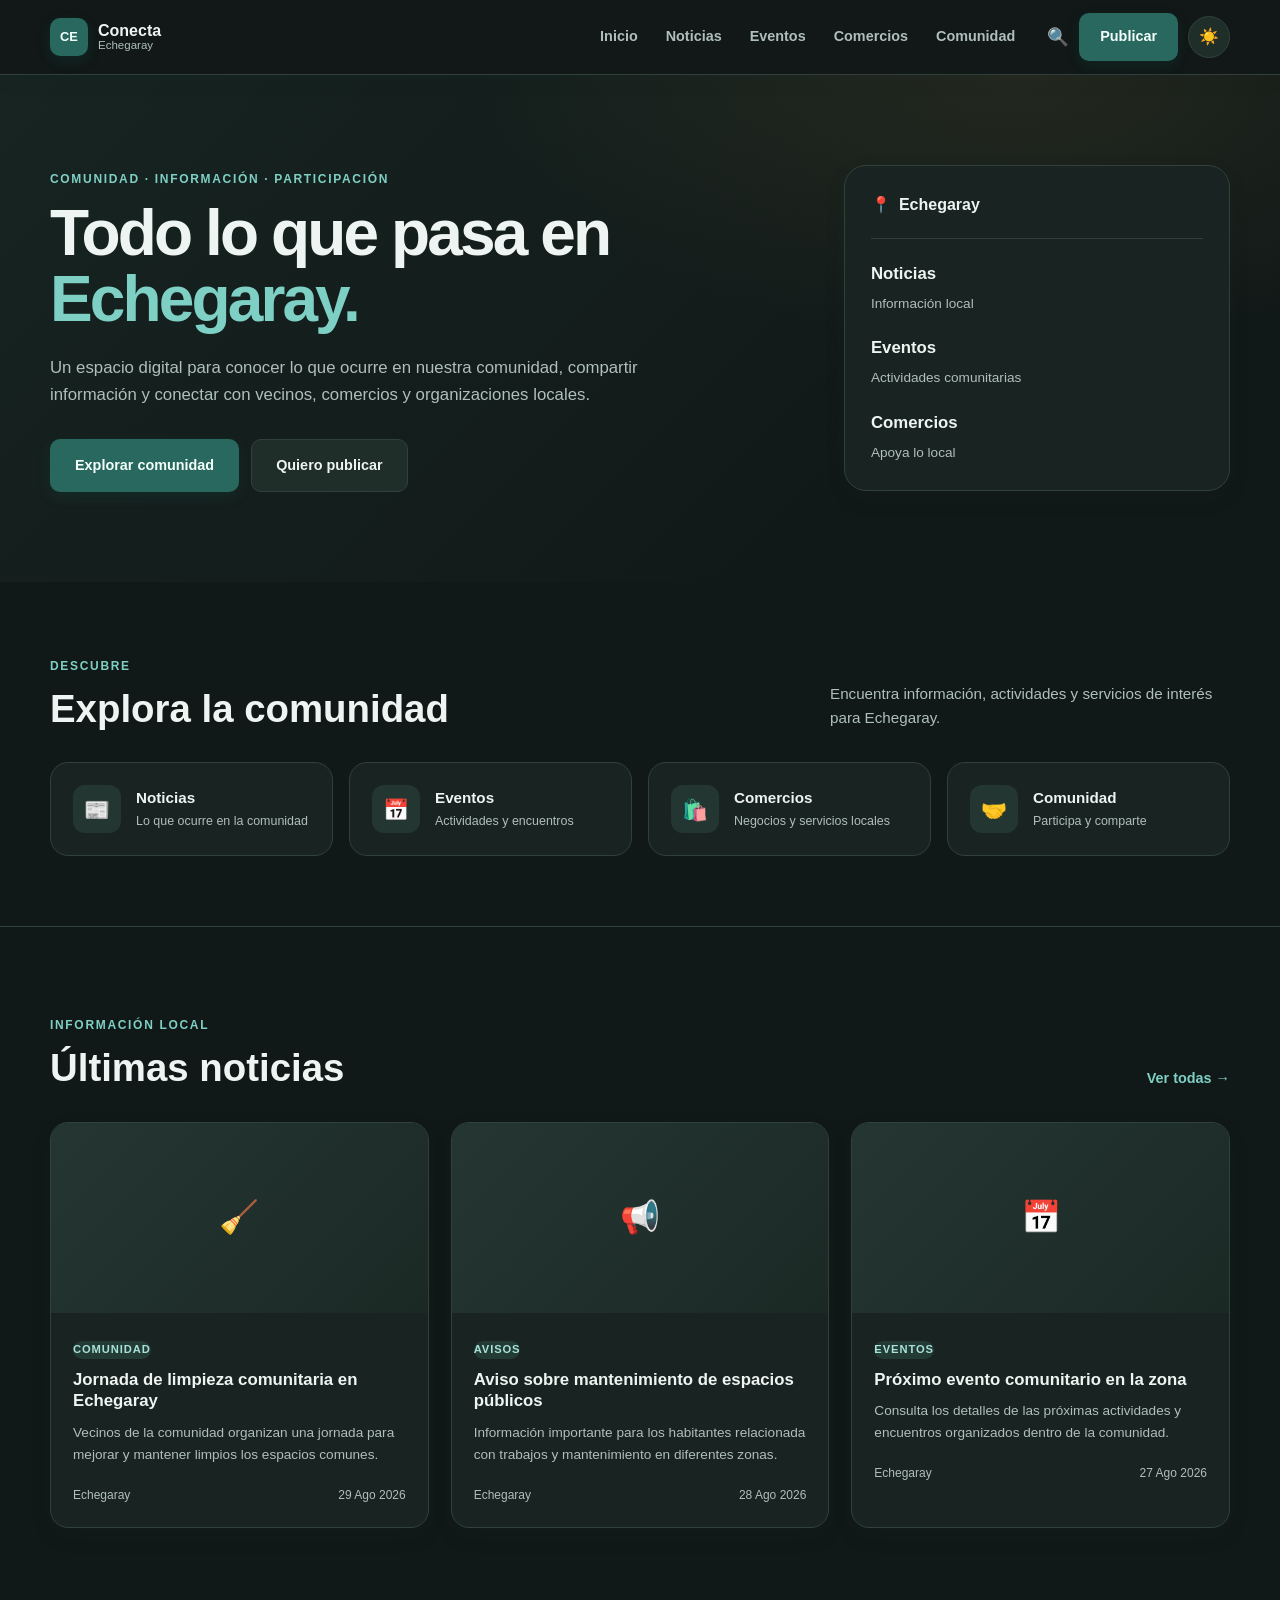
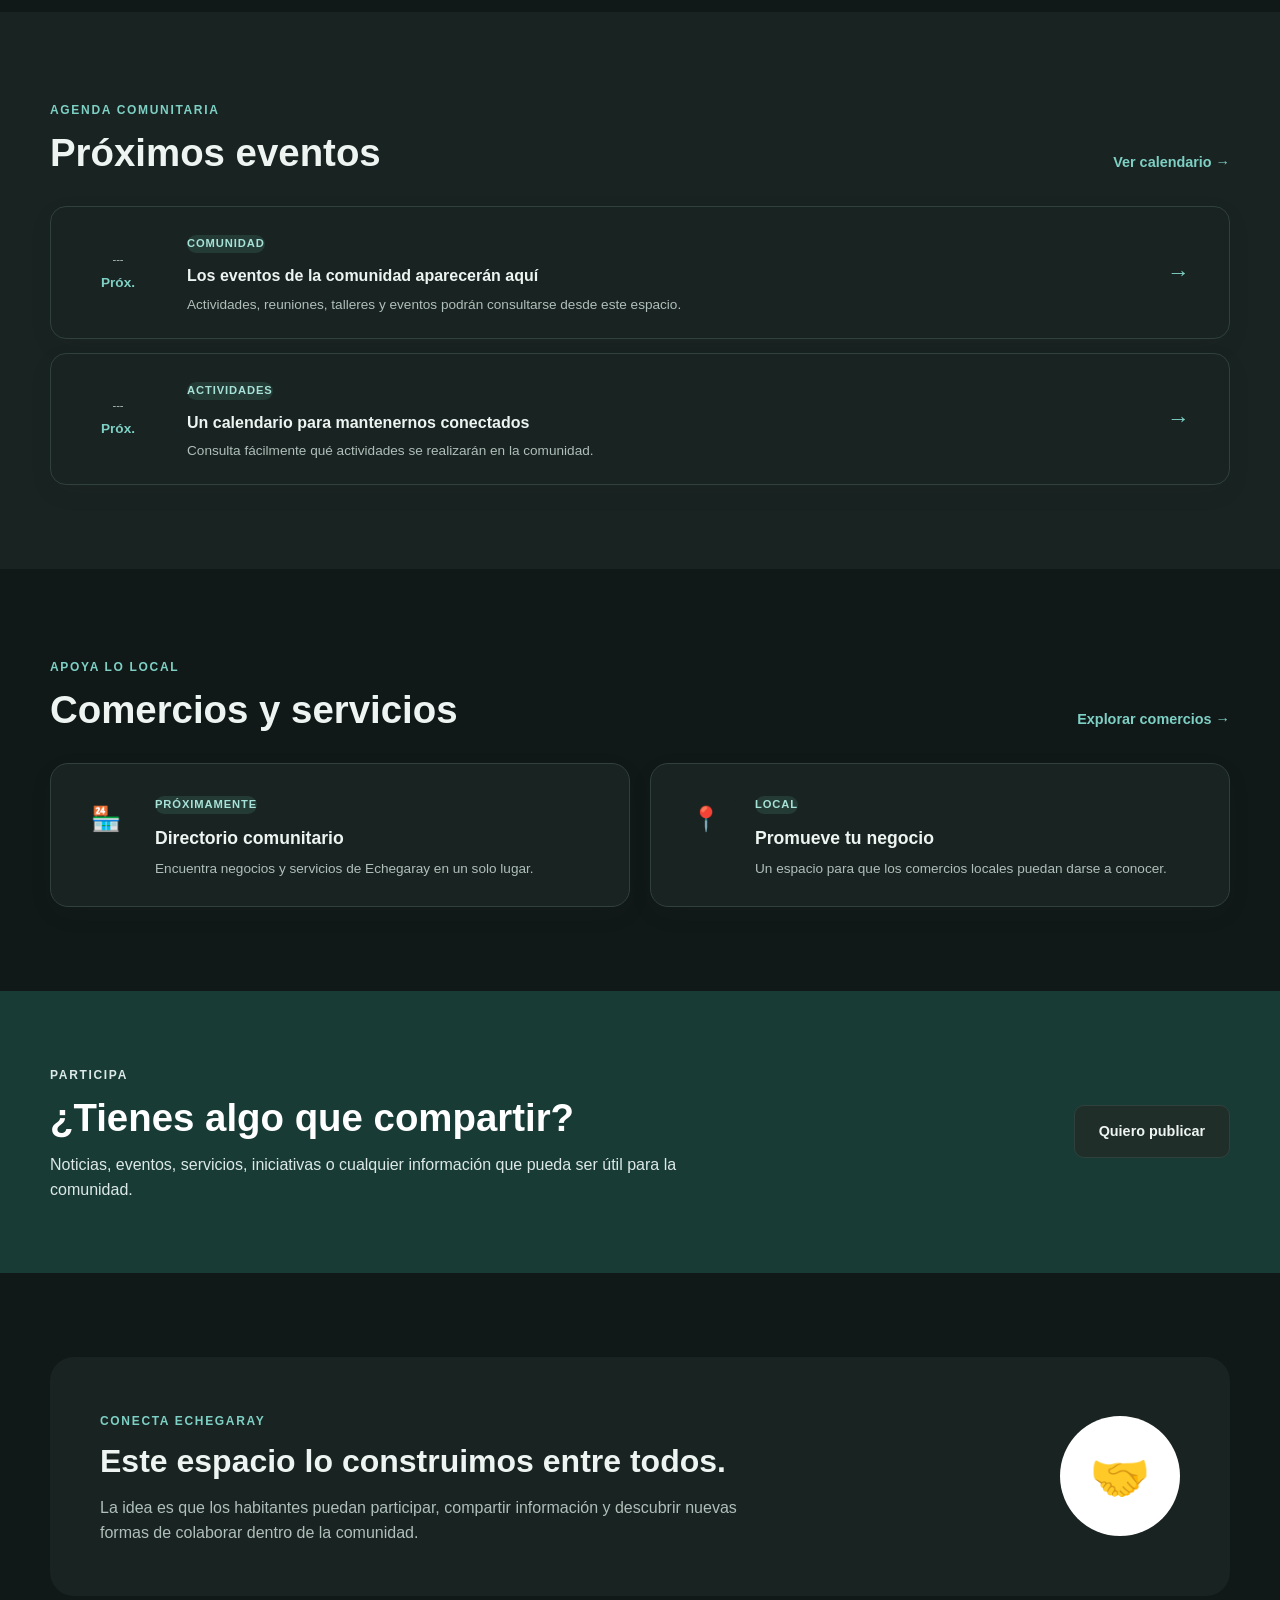
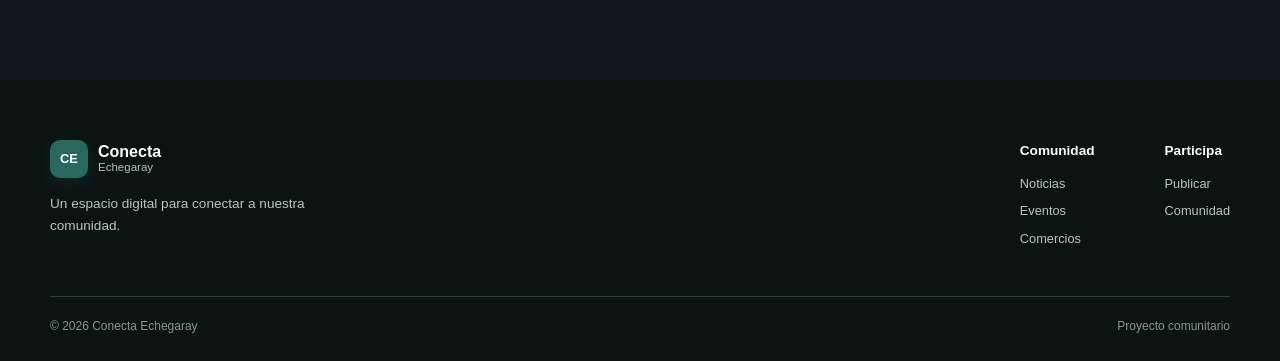
<file: Conecta_Echegaray/index.html>
<!DOCTYPE html>

<html lang="es">

<head>

<!-- Google tag (gtag.js) -->
<script async src="https://www.googletagmanager.com/gtag/js?id=G-KGF7BV8HYL"></script>
<script>
  window.dataLayer = window.dataLayer || [];
  function gtag(){dataLayer.push(arguments);}
  gtag('js', new Date());

  gtag('config', 'G-KGF7BV8HYL');
</script>
    
<meta charset="UTF-8">

<meta
    name="viewport"
    content="width=device-width, initial-scale=1.0"
>

<title>
    Conecta Echegaray
</title>

<meta
    name="description"
    content="Portal comunitario digital de Echegaray"
>

<link
    rel="stylesheet"
    href="css/styles.css"
>

</head>

<body>

<!-- ================= HEADER ================= -->

<header class="header">

    <div class="container nav">


        <!-- LOGO -->

        <a
            href="index.html"
            class="logo"
        >

            <span class="logo-icon">
                CE
            </span>


            <div>

                <strong>
                    Conecta
                </strong>

                <span>
                    Echegaray
                </span>

            </div>

        </a>



        <!-- MENÚ DESKTOP -->

        <nav class="desktop-menu">

            <a href="index.html">
                Inicio
            </a>

            <a href="noticias.html">
                Noticias
            </a>

            <a href="eventos.html">
                Eventos
            </a>

            <a href="comercios.html">
                Comercios
            </a>

            <a href="comunidad.html">
                Comunidad
            </a>

        </nav>



        <!-- ACCIONES -->

        <div class="nav-actions">

            <button
                class="search-button"
                id="searchButton"
                aria-label="Buscar"
            >
                🔍
            </button>


            <a
                href="publicar.html"
                class="btn btn-primary"
            >
                Publicar
            </a>


            <button
                class="menu-button"
                id="menuButton"
                aria-label="Abrir menú"
            >
                ☰
            </button>

        </div>

    </div>



    <!-- ================= BUSCADOR ================= -->

    <div
        class="search-box"
        id="searchBox"
    >

        <div class="container">

            <input
                type="text"
                id="searchInput"
                placeholder="Busca noticias, eventos, comercios..."
            >

        </div>

    </div>



    <!-- ================= MENÚ MÓVIL ================= -->

    <div
        class="mobile-menu"
        id="mobileMenu"
    >

        <a href="index.html">
            Inicio
        </a>

        <a href="noticias.html">
            Noticias
        </a>

            <a href="eventos.html">
            Eventos
        </a>

            <a href="comercios.html">
            Comercios
        </a>

            <a href="comunidad.html">
            Comunidad
        </a>


        <a
            href="publicar.html"
            class="btn btn-primary"
        >
            Publicar algo
        </a>

    </div>

</header>



<!-- ================= HERO ================= -->

<main id="inicio">


    <section class="hero">

        <div class="container hero-content">


            <div class="hero-text">

                <span class="eyebrow">
                    COMUNIDAD · INFORMACIÓN · PARTICIPACIÓN
                </span>


                <h1>

                    Todo lo que pasa en

                    <span>
                        Echegaray.
                    </span>

                </h1>


                <p>

                    Un espacio digital para conocer lo que ocurre en
                    nuestra comunidad, compartir información y conectar
                    con vecinos, comercios y organizaciones locales.

                </p>


                <div class="hero-actions">


                    <a
                        href="noticias.html"
                        class="btn btn-primary btn-large"
                    >
                        Explorar comunidad
                    </a>


                    <a
                        href="publicar.html"
                        class="btn btn-secondary btn-large"
                    >
                        Quiero publicar
                    </a>


                </div>

            </div>



            <!-- HERO CARD -->

            <div class="hero-card">


                <div class="hero-card-header">

                    <span>
                        📍
                    </span>

                    <span>
                        Echegaray
                    </span>

                </div>


                <div class="hero-card-body">


                    <div class="hero-stat">

                        <strong>
                            Noticias
                        </strong>

                        <span>
                            Información local
                        </span>

                    </div>


                    <div class="hero-stat">

                        <strong>
                            Eventos
                        </strong>

                        <span>
                            Actividades comunitarias
                        </span>

                    </div>


                    <div class="hero-stat">

                        <strong>
                            Comercios
                        </strong>

                        <span>
                            Apoya lo local
                        </span>

                    </div>


                </div>

            </div>

        </div>

    </section>



    <!-- ================= CATEGORÍAS ================= -->

    <section class="categories">

        <div class="container">


            <div class="section-heading">


                <div>

                    <span class="eyebrow">
                        DESCUBRE
                    </span>

                    <h2>
                        Explora la comunidad
                    </h2>

                </div>


                <p>

                    Encuentra información, actividades y servicios
                    de interés para Echegaray.

                </p>


            </div>



            <div class="category-grid">


                <!-- NOTICIAS -->

                <a
                    href="noticias.html"
                    class="category-card"
                >

                    <div class="category-icon">
                        📰
                    </div>


                    <div>

                        <h3>
                            Noticias
                        </h3>

                        <p>
                            Lo que ocurre en la comunidad
                        </p>

                    </div>

                </a>



                <!-- EVENTOS -->

                <a
                    href="eventos.html"
                    class="category-card"
                >

                    <div class="category-icon">
                        📅
                    </div>


                    <div>

                        <h3>
                            Eventos
                        </h3>

                        <p>
                            Actividades y encuentros
                        </p>

                    </div>

                </a>



                <!-- COMERCIOS -->

                <a
                    href="comercios.html"
                    class="category-card"
                >

                    <div class="category-icon">
                        🛍️
                    </div>


                    <div>

                        <h3>
                            Comercios
                        </h3>

                        <p>
                            Negocios y servicios locales
                        </p>

                    </div>

                </a>



                <!-- COMUNIDAD -->

                <a
                    href="comunidad.html"
                    class="category-card"
                >

                    <div class="category-icon">
                        🤝
                    </div>


                    <div>

                        <h3>
                            Comunidad
                        </h3>

                        <p>
                            Participa y comparte
                        </p>

                    </div>

                </a>


            </div>

        </div>

    </section>



    <!-- ================= NOTICIAS ================= -->

    <section
        class="section"
        id="noticias"
    >

        <div class="container">


            <div class="section-heading">


                <div>

                    <span class="eyebrow">
                        INFORMACIÓN LOCAL
                    </span>

                    <h2>
                        Últimas noticias
                    </h2>

                </div>


                <a
                    href="noticias.html"
                    class="text-link"
                >
                    Ver todas →
                </a>


            </div>



            <div class="news-grid">


                <!-- NOTICIA 1 -->

                <article
                    class="news-card"
                    onclick="window.location.href='detalle.html?id=1'"
                    style="cursor: pointer;"
                >

                    <div class="news-image placeholder">

                        <span>
                            🧹
                        </span>

                    </div>


                    <div class="news-content">


                        <span class="tag">
                            Comunidad
                        </span>


                        <h3>
                            Jornada de limpieza comunitaria
                            en Echegaray
                        </h3>


                        <p>
                            Vecinos de la comunidad organizan
                            una jornada para mejorar y mantener
                            limpios los espacios comunes.
                        </p>


                        <div class="news-meta">

                            <span>
                                Echegaray
                            </span>

                            <span>
                                29 Ago 2026
                            </span>

                        </div>


                    </div>

                </article>



                <!-- NOTICIA 2 -->

                <article
                    class="news-card"
                    onclick="window.location.href='detalle.html?id=2'"
                    style="cursor: pointer;"
                >

                    <div class="news-image placeholder">

                        <span>
                            📢
                        </span>

                    </div>


                    <div class="news-content">


                        <span class="tag">
                            Avisos
                        </span>


                        <h3>
                            Aviso sobre mantenimiento
                            de espacios públicos
                        </h3>


                        <p>
                            Información importante para los
                            habitantes relacionada con trabajos
                            y mantenimiento en diferentes zonas.
                        </p>


                        <div class="news-meta">

                            <span>
                                Echegaray
                            </span>

                            <span>
                                28 Ago 2026
                            </span>

                        </div>


                    </div>

                </article>



                <!-- NOTICIA 3 -->

                <article
                    class="news-card"
                    onclick="window.location.href='detalle.html?id=3'"
                    style="cursor: pointer;"
                >

                    <div class="news-image placeholder">

                        <span>
                            📅
                        </span>

                    </div>


                    <div class="news-content">


                        <span class="tag">
                            Eventos
                        </span>


                        <h3>
                            Próximo evento comunitario
                            en la zona
                        </h3>


                        <p>
                            Consulta los detalles de las próximas
                            actividades y encuentros organizados
                            dentro de la comunidad.
                        </p>


                        <div class="news-meta">

                            <span>
                                Echegaray
                            </span>

                            <span>
                                27 Ago 2026
                            </span>

                        </div>


                    </div>

                </article>


            </div>

        </div>

    </section>



    <!-- ================= EVENTOS ================= -->

    <section
        class="section section-light"
        id="eventos"
    >

        <div class="container">


            <div class="section-heading">


                <div>

                    <span class="eyebrow">
                        AGENDA COMUNITARIA
                    </span>

                    <h2>
                        Próximos eventos
                    </h2>

                </div>


                <a
                    href="eventos.html"
                    class="text-link"
                >
                    Ver calendario →
                </a>


            </div>



            <div class="events-list">


                <article class="event-card">


                    <div class="event-date">

                        <span>
                            ---
                        </span>

                        <strong>
                            Próx.
                        </strong>

                    </div>


                    <div class="event-info">

                        <span class="tag">
                            Comunidad
                        </span>

                        <h3>
                            Los eventos de la comunidad aparecerán aquí
                        </h3>

                        <p>
                            Actividades, reuniones, talleres y eventos
                            podrán consultarse desde este espacio.
                        </p>

                    </div>


                    <span class="event-arrow">
                        →
                    </span>


                </article>



                <article class="event-card">


                    <div class="event-date">

                        <span>
                            ---
                        </span>

                        <strong>
                            Próx.
                        </strong>

                    </div>


                    <div class="event-info">

                        <span class="tag">
                            Actividades
                        </span>

                        <h3>
                            Un calendario para mantenernos conectados
                        </h3>

                        <p>
                            Consulta fácilmente qué actividades
                            se realizarán en la comunidad.
                        </p>

                    </div>


                    <span class="event-arrow">
                        →
                    </span>


                </article>


            </div>

        </div>

    </section>



    <!-- ================= COMERCIOS ================= -->

    <section
        class="section"
        id="comercios"
    >

        <div class="container">


            <div class="section-heading">


                <div>

                    <span class="eyebrow">
                        APOYA LO LOCAL
                    </span>

                    <h2>
                        Comercios y servicios
                    </h2>

                </div>


                <a
                    href="comercios.html"
                    class="text-link"
                >
                    Explorar comercios →
                </a>


            </div>



            <div class="business-grid">


                <article class="business-card">


                    <div class="business-icon">
                        🏪
                    </div>


                    <div>

                        <span class="tag">
                            Próximamente
                        </span>

                        <h3>
                            Directorio comunitario
                        </h3>

                        <p>
                            Encuentra negocios y servicios
                            de Echegaray en un solo lugar.
                        </p>

                    </div>


                </article>



                <article class="business-card">


                    <div class="business-icon">
                        📍
                    </div>


                    <div>

                        <span class="tag">
                            Local
                        </span>

                        <h3>
                            Promueve tu negocio
                        </h3>

                        <p>
                            Un espacio para que los comercios
                            locales puedan darse a conocer.
                        </p>

                    </div>


                </article>


            </div>

        </div>

    </section>



    <!-- ================= PUBLICAR ================= -->

    <section
        class="publish-section"
        id="publicar"
    >

        <div class="container publish-content">


            <div>

                <span class="eyebrow">
                    PARTICIPA
                </span>


                <h2>
                    ¿Tienes algo que compartir?
                </h2>


                <p>
                    Noticias, eventos, servicios, iniciativas o
                    cualquier información que pueda ser útil para
                    la comunidad.
                </p>

            </div>


            <a
                href="publicar.html"
                class="btn btn-white btn-large"
            >
                Quiero publicar
            </a>


        </div>

    </section>



    <!-- ================= COMUNIDAD ================= -->

    <section
        class="section"
        id="comunidad"
    >

        <div class="container">


            <div class="community-box">


                <div>

                    <span class="eyebrow">
                        CONECTA ECHEGARAY
                    </span>


                    <h2>
                        Este espacio lo construimos entre todos.
                    </h2>


                    <p>
                        La idea es que los habitantes puedan participar,
                        compartir información y descubrir nuevas formas
                        de colaborar dentro de la comunidad.
                    </p>


                </div>


                <div class="community-icon">
                    🤝
                </div>


            </div>

        </div>

    </section>


</main>



<!-- ================= FOOTER ================= -->

<footer class="footer">


    <div class="container footer-content">


        <div class="footer-brand">


            <a
                href="index.html"
                class="logo"
            >

                <span class="logo-icon">
                    CE
                </span>


                <div>

                    <strong>
                        Conecta
                    </strong>

                    <span>
                        Echegaray
                    </span>

                </div>

            </a>


            <p>
                Un espacio digital para conectar a nuestra comunidad.
            </p>


        </div>



        <div class="footer-links">


            <div>

                <h4>
                    Comunidad
                </h4>

                <a href="noticias.html">
                    Noticias
                </a>

                <a href="eventos.html">
                    Eventos
                </a>

                <a href="comercios.html">
                    Comercios
                </a>

            </div>



            <div>

                <h4>
                    Participa
                </h4>

                <a href="publicar.html">
                    Publicar
                </a>

                <a href="comunidad.html">
                    Comunidad
                </a>

            </div>


        </div>


    </div>



    <div class="container footer-bottom">


        <span>
            © 2026 Conecta Echegaray
        </span>


        <span>
            Proyecto comunitario
        </span>


    </div>


</footer>



<script src="js/app.js"></script>

</body>

</html>
</file>
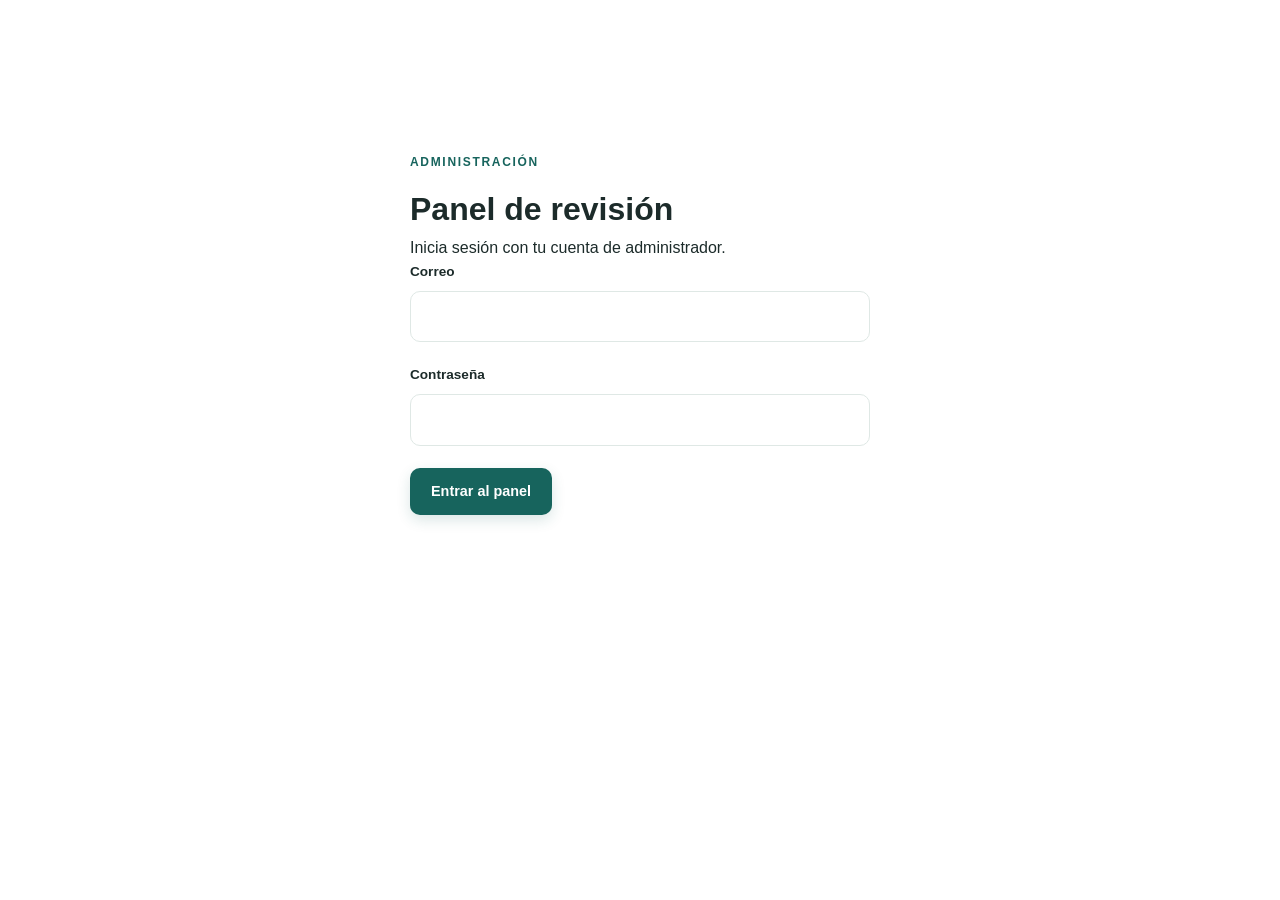
<file: Conecta_Echegaray/admin-login.html>
<!doctype html>
<html lang="es-MX">
<head>
  <!-- Google tag (gtag.js) -->
<script async src="https://www.googletagmanager.com/gtag/js?id=G-KGF7BV8HYL"></script>
<script>
  window.dataLayer = window.dataLayer || [];
  function gtag(){dataLayer.push(arguments);}
  gtag('js', new Date());

  gtag('config', 'G-KGF7BV8HYL');
</script>
  <meta charset="utf-8">
  <meta name="viewport" content="width=device-width, initial-scale=1">
  <title>Administración | Conecta Echegaray</title>
  <link rel="stylesheet" href="css/styles.css">
</head>
<body>
  <main class="section">
    <div class="form-container" style="max-width: 460px; margin: 4rem auto;">
      <span class="eyebrow">ADMINISTRACIÓN</span>
      <h1>Panel de revisión</h1>
      <p>Inicia sesión con tu cuenta de administrador.</p>
      <form id="adminLoginForm">
        <div class="form-group"><label for="email">Correo</label><input id="email" type="email" required autocomplete="username"></div>
        <div class="form-group"><label for="password">Contraseña</label><input id="password" type="password" required autocomplete="current-password"></div>
        <p id="loginMessage" role="alert"></p>
        <button class="btn btn-primary" type="submit">Entrar al panel</button>
      </form>
    </div>
  </main>
  <script>
    document.getElementById('adminLoginForm').addEventListener('submit', async event => {
      event.preventDefault();
      const message = document.getElementById('loginMessage');
      message.textContent = '';
      const response = await fetch('/api/auth/login', {method: 'POST', headers: {'Content-Type': 'application/json'}, body: JSON.stringify({email: document.getElementById('email').value, password: document.getElementById('password').value})});
      if (response.ok) { window.location.assign('/revision.html'); return; }
      const data = await response.json().catch(() => ({}));
      message.textContent = data.detail || 'No fue posible iniciar sesión.';
      message.className = 'form-error';
    });
  </script>
</body>
</html>
</file>
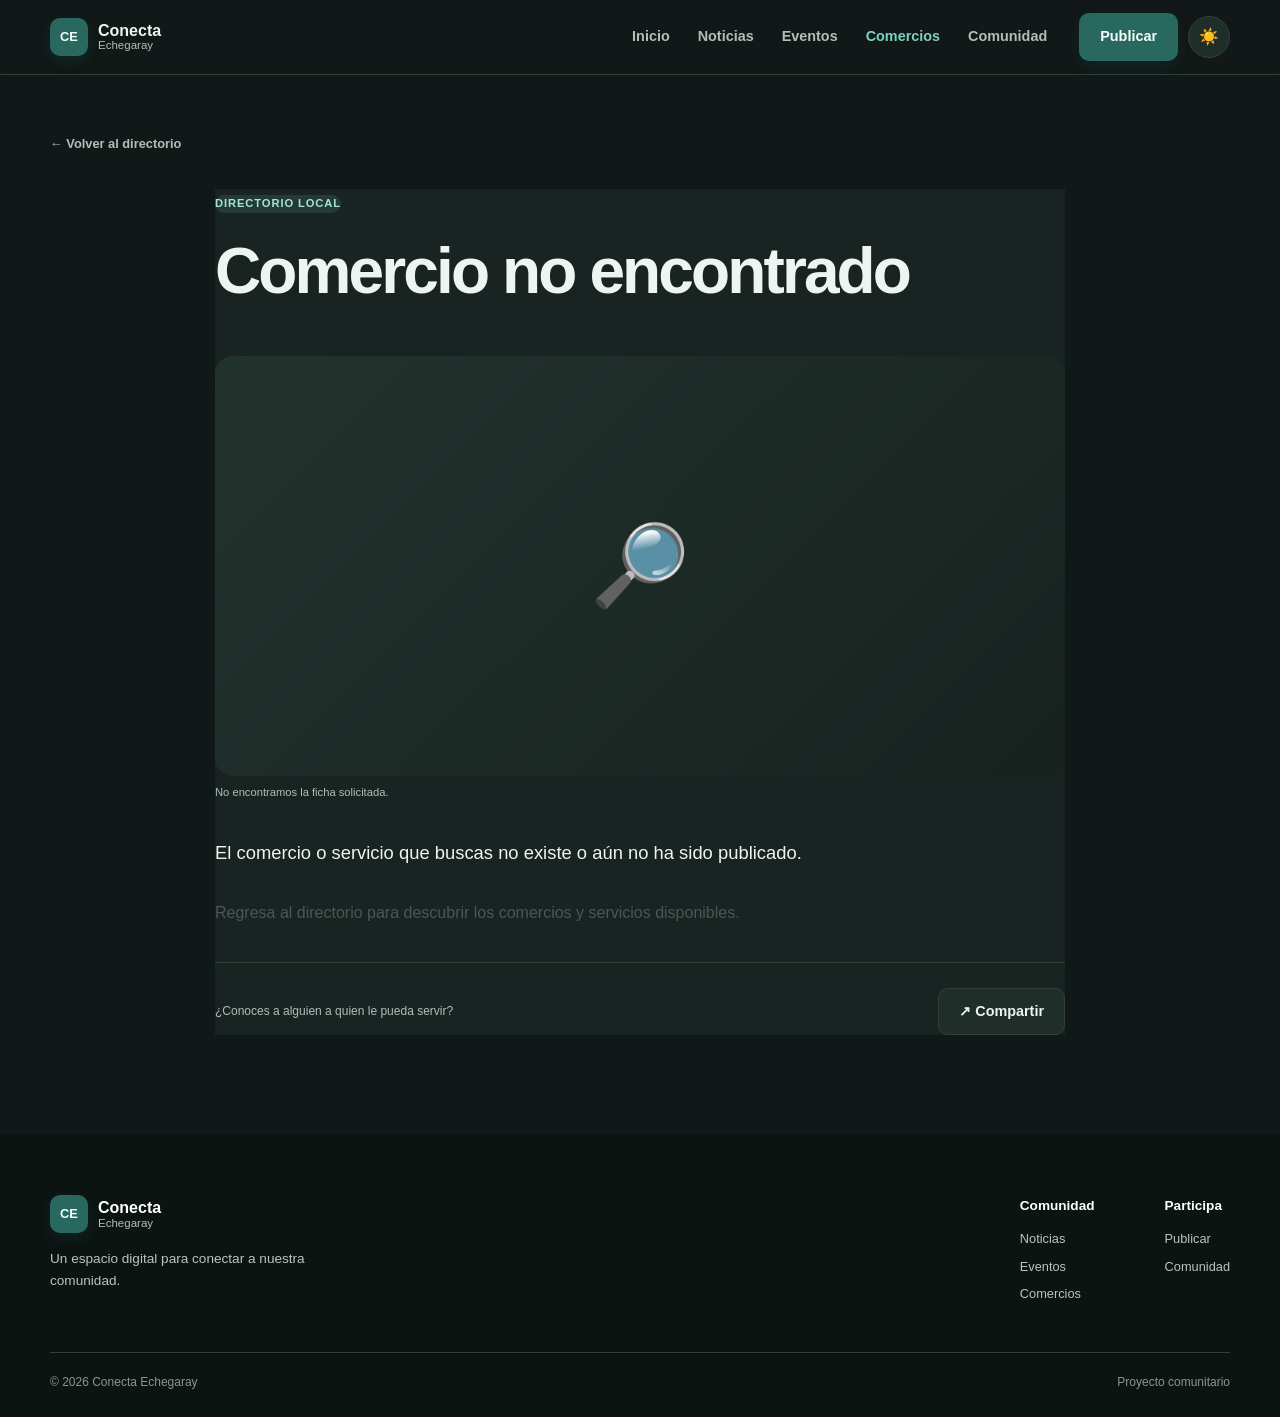
<file: Conecta_Echegaray/comercio-detalle.html>
<!DOCTYPE html>
<html lang="es">

<head>
    <!-- Google tag (gtag.js) -->
<script async src="https://www.googletagmanager.com/gtag/js?id=G-KGF7BV8HYL"></script>
<script>
  window.dataLayer = window.dataLayer || [];
  function gtag(){dataLayer.push(arguments);}
  gtag('js', new Date());

  gtag('config', 'G-KGF7BV8HYL');
</script>

    <meta charset="UTF-8">

    <meta
        name="viewport"
        content="width=device-width, initial-scale=1.0"
    >

    <title>Comercio | Conecta Echegaray</title>

    <meta
        name="description"
        content="Ficha de comercio o servicio local de Echegaray."
    >

    <link rel="stylesheet" href="css/styles.css">

</head>

<body>

    <header class="header">

        <div class="container nav">

            <a href="index.html" class="logo">

                <span class="logo-icon">CE</span>

                <div>
                    <strong>Conecta</strong>
                    <span>Echegaray</span>
                </div>

            </a>

            <nav class="desktop-menu">
                <a href="index.html">Inicio</a>
                <a href="noticias.html">Noticias</a>
                <a href="eventos.html">Eventos</a>
                <a href="comercios.html" class="active">Comercios</a>
                <a href="comunidad.html">Comunidad</a>
            </nav>

            <div class="nav-actions">

                <a href="publicar.html" class="btn btn-primary">
                    Publicar
                </a>

                <button
                    class="menu-button"
                    id="menuButton"
                    aria-label="Abrir menú"
                    aria-expanded="false"
                >
                    ☰
                </button>

            </div>

        </div>

        <div class="mobile-menu" id="mobileMenu">
            <a href="index.html">Inicio</a>
            <a href="noticias.html">Noticias</a>
            <a href="eventos.html">Eventos</a>
            <a href="comercios.html" class="active">Comercios</a>
            <a href="comunidad.html">Comunidad</a>
            <a href="publicar.html" class="btn btn-primary">Publicar algo</a>
        </div>

    </header>

    <main>

        <section class="article-page">

            <div class="container">

                <a href="comercios.html" class="back-link">
                    ← Volver al directorio
                </a>

                <article class="article-content">

                    <header class="article-header">

                        <span class="tag" id="businessCategory">Comercio</span>

                        <h1 id="businessDetailTitle">Comercio local</h1>

                        <div class="article-meta">
                            <span id="businessLocation">📍 Echegaray</span>
                            <span id="businessSchedule">🕒 Consulta horarios</span>
                        </div>

                    </header>

                    <figure class="article-image">

                        <div
                            class="article-image-placeholder"
                            id="businessIcon"
                            aria-hidden="true"
                        >
                            <span>🏪</span>
                        </div>

                        <figcaption id="businessCaption">
                            Ficha de comercio local.
                        </figcaption>

                    </figure>

                    <div class="article-body" id="businessDetailBody">

                        <p class="article-lead">
                            Consulta la información de este comercio o servicio.
                        </p>

                    </div>

                    <div class="article-share">

                        <span>¿Conoces a alguien a quien le pueda servir?</span>

                        <button class="btn btn-secondary" id="shareButton">
                            ↗ Compartir
                        </button>

                    </div>

                </article>

            </div>

        </section>

    </main>

    <footer class="footer">

        <div class="container footer-content">

            <div class="footer-brand">

                <a href="index.html" class="logo">
                    <span class="logo-icon">CE</span>
                    <div>
                        <strong>Conecta</strong>
                        <span>Echegaray</span>
                    </div>
                </a>

                <p>Un espacio digital para conectar a nuestra comunidad.</p>

            </div>

            <div class="footer-links">

                <div>
                    <h4>Comunidad</h4>
                    <a href="noticias.html">Noticias</a>
                    <a href="eventos.html">Eventos</a>
                    <a href="comercios.html">Comercios</a>
                </div>

                <div>
                    <h4>Participa</h4>
                    <a href="publicar.html">Publicar</a>
                    <a href="comunidad.html">Comunidad</a>
                </div>

            </div>

        </div>

        <div class="container footer-bottom">
            <span>© 2026 Conecta Echegaray</span>
            <span>Proyecto comunitario</span>
        </div>

    </footer>

    <script src="js/app.js"></script>

</body>
</html>
</file>
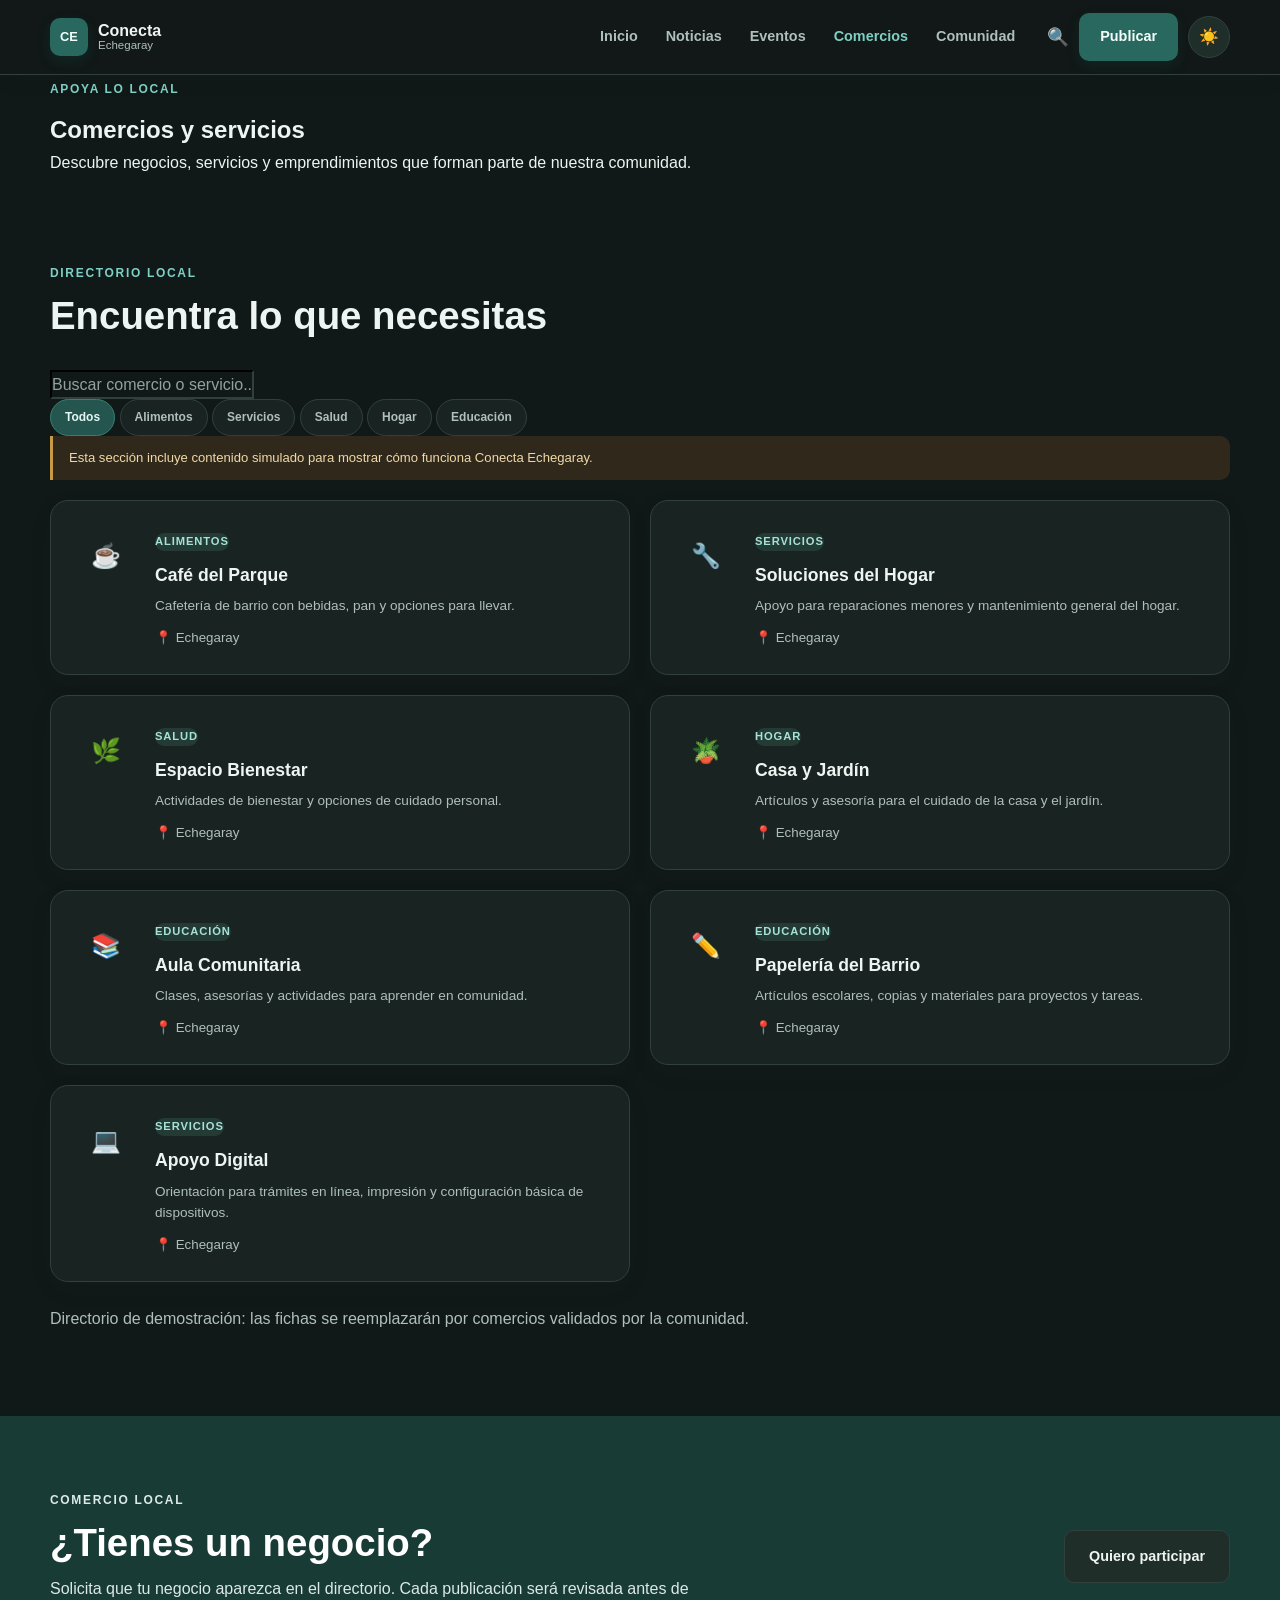
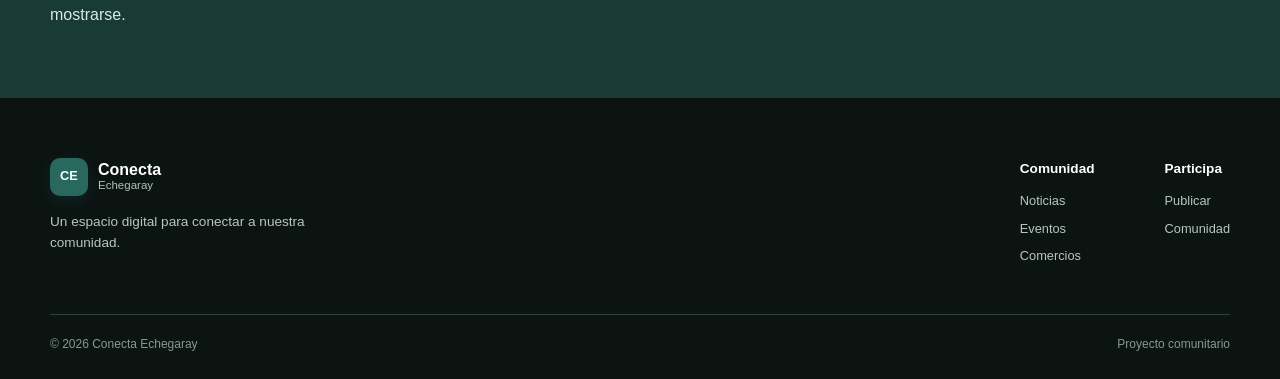
<file: Conecta_Echegaray/comercios.html>
<!DOCTYPE html>
<html lang="es">

<head>
    <!-- Google tag (gtag.js) -->
<script async src="https://www.googletagmanager.com/gtag/js?id=G-KGF7BV8HYL"></script>
<script>
  window.dataLayer = window.dataLayer || [];
  function gtag(){dataLayer.push(arguments);}
  gtag('js', new Date());

  gtag('config', 'G-KGF7BV8HYL');
</script>

    <meta charset="UTF-8">

    <meta
        name="viewport"
        content="width=device-width, initial-scale=1.0"
    >

    <title>
        Comercios | Conecta Echegaray
    </title>

    <meta
        name="description"
        content="Directorio de comercios y servicios locales de Echegaray."
    >

    <link
        rel="stylesheet"
        href="css/styles.css"
    >

</head>


<body>


    <!-- ================= HEADER ================= -->

    <header class="header">

        <div class="container nav">


            <a
                href="index.html"
                class="logo"
            >

                <span class="logo-icon">
                    CE
                </span>

                <div>

                    <strong>
                        Conecta
                    </strong>

                    <span>
                        Echegaray
                    </span>

                </div>

            </a>


            <nav class="desktop-menu">

                <a href="index.html">
                    Inicio
                </a>

                <a href="noticias.html">
                    Noticias
                </a>

                <a href="eventos.html">
                    Eventos
                </a>

                <a
                    href="comercios.html"
                    class="active"
                >
                    Comercios
                </a>

                <a href="comunidad.html">
                    Comunidad
                </a>

            </nav>


            <div class="nav-actions">

                <button
                    class="search-button"
                    id="searchButton"
                    aria-label="Buscar"
                >
                    🔍
                </button>


                <a
                    href="publicar.html"
                    class="btn btn-primary"
                >
                    Publicar
                </a>


                <button
                    class="menu-button"
                    id="menuButton"
                    aria-label="Abrir menú"
                >
                    ☰
                </button>

            </div>

        </div>


        <!-- MENÚ MÓVIL -->

        <div
            class="mobile-menu"
            id="mobileMenu"
        >

            <a href="index.html">
                Inicio
            </a>

            <a href="noticias.html">
                Noticias
            </a>

            <a href="eventos.html">
                Eventos
            </a>

            <a
                href="comercios.html"
                class="active"
            >
                Comercios
            </a>

            <a href="comunidad.html">
                Comunidad
            </a>

            <a
                href="publicar.html"
                class="btn btn-primary"
            >
                Publicar algo
            </a>

        </div>

    </header>



    <!-- ================= CONTENIDO ================= -->

    <main>


        <!-- HERO -->

        <section class="page-hero">

            <div class="container">

                <span class="eyebrow">
                    APOYA LO LOCAL
                </span>

                <h1>
                    Comercios y servicios
                </h1>

                <p>
                    Descubre negocios, servicios y emprendimientos
                    que forman parte de nuestra comunidad.
                </p>

            </div>

        </section>



        <!-- DIRECTORIO -->

        <section class="section">

            <div class="container">


                <div class="section-heading">

                    <div>

                        <span class="eyebrow">
                            DIRECTORIO LOCAL
                        </span>

                        <h2>
                            Encuentra lo que necesitas
                        </h2>

                    </div>

                </div>



                <!-- BUSCADOR -->

                <div class="directory-search">

                    <input
                        type="text"
                        id="businessSearch"
                        placeholder="Buscar comercio o servicio..."
                    >

                </div>



                <!-- CATEGORÍAS -->

                <div class="filter-bar">

                    <button
                        class="filter-btn active"
                        data-category="all"
                    >
                        Todos
                    </button>

                    <button
                        class="filter-btn"
                        data-category="alimentos"
                    >
                        Alimentos
                    </button>

                    <button
                        class="filter-btn"
                        data-category="servicios"
                    >
                        Servicios
                    </button>

                    <button
                        class="filter-btn"
                        data-category="salud"
                    >
                        Salud
                    </button>

                    <button
                        class="filter-btn"
                        data-category="hogar"
                    >
                        Hogar
                    </button>

                    <button
                        class="filter-btn"
                        data-category="educacion"
                    >
                        Educación
                    </button>

                </div>



                <!-- COMERCIOS -->

                <div
                    class="business-grid"
                    id="businessGrid"
                ></div>

                <p
                    id="businessNoResults"
                    class="directory-empty"
                    hidden
                >
                    No encontramos comercios o servicios con esos criterios.
                </p>

                <p class="directory-note">
                    Directorio de demostración: las fichas se reemplazarán
                    por comercios validados por la comunidad.
                </p>


            </div>

        </section>



        <!-- REGISTRAR NEGOCIO -->

        <section class="publish-section">

            <div class="container publish-content">

                <div>

                    <span class="eyebrow">
                        COMERCIO LOCAL
                    </span>

                    <h2>
                        ¿Tienes un negocio?
                    </h2>

                    <p>
                        Solicita que tu negocio aparezca en el directorio.
                        Cada publicación será revisada antes de mostrarse.
                    </p>

                </div>


                <a
                    href="publicar.html"
                    class="btn btn-white btn-large"
                >
                    Quiero participar
                </a>

            </div>

        </section>

    </main>



    <!-- ================= FOOTER ================= -->

    <footer class="footer">

        <div class="container footer-content">


            <div class="footer-brand">

                <a
                    href="index.html"
                    class="logo"
                >

                    <span class="logo-icon">
                        CE
                    </span>

                    <div>

                        <strong>
                            Conecta
                        </strong>

                        <span>
                            Echegaray
                        </span>

                    </div>

                </a>

                <p>
                    Un espacio digital para conectar a nuestra comunidad.
                </p>

            </div>



            <div class="footer-links">

                <div>

                    <h4>
                        Comunidad
                    </h4>

                    <a href="noticias.html">
                        Noticias
                    </a>

                    <a href="eventos.html">
                        Eventos
                    </a>

                    <a href="comercios.html">
                        Comercios
                    </a>

                </div>


                <div>

                    <h4>
                        Participa
                    </h4>

                    <a href="publicar.html">
                        Publicar
                    </a>

                    <a href="comunidad.html">
                        Comunidad
                    </a>

                </div>

            </div>

        </div>


        <div class="container footer-bottom">

            <span>
                © 2026 Conecta Echegaray
            </span>

            <span>
                Proyecto comunitario
            </span>

        </div>

    </footer>


    <script src="js/app.js"></script>

</body>

</html>
</file>
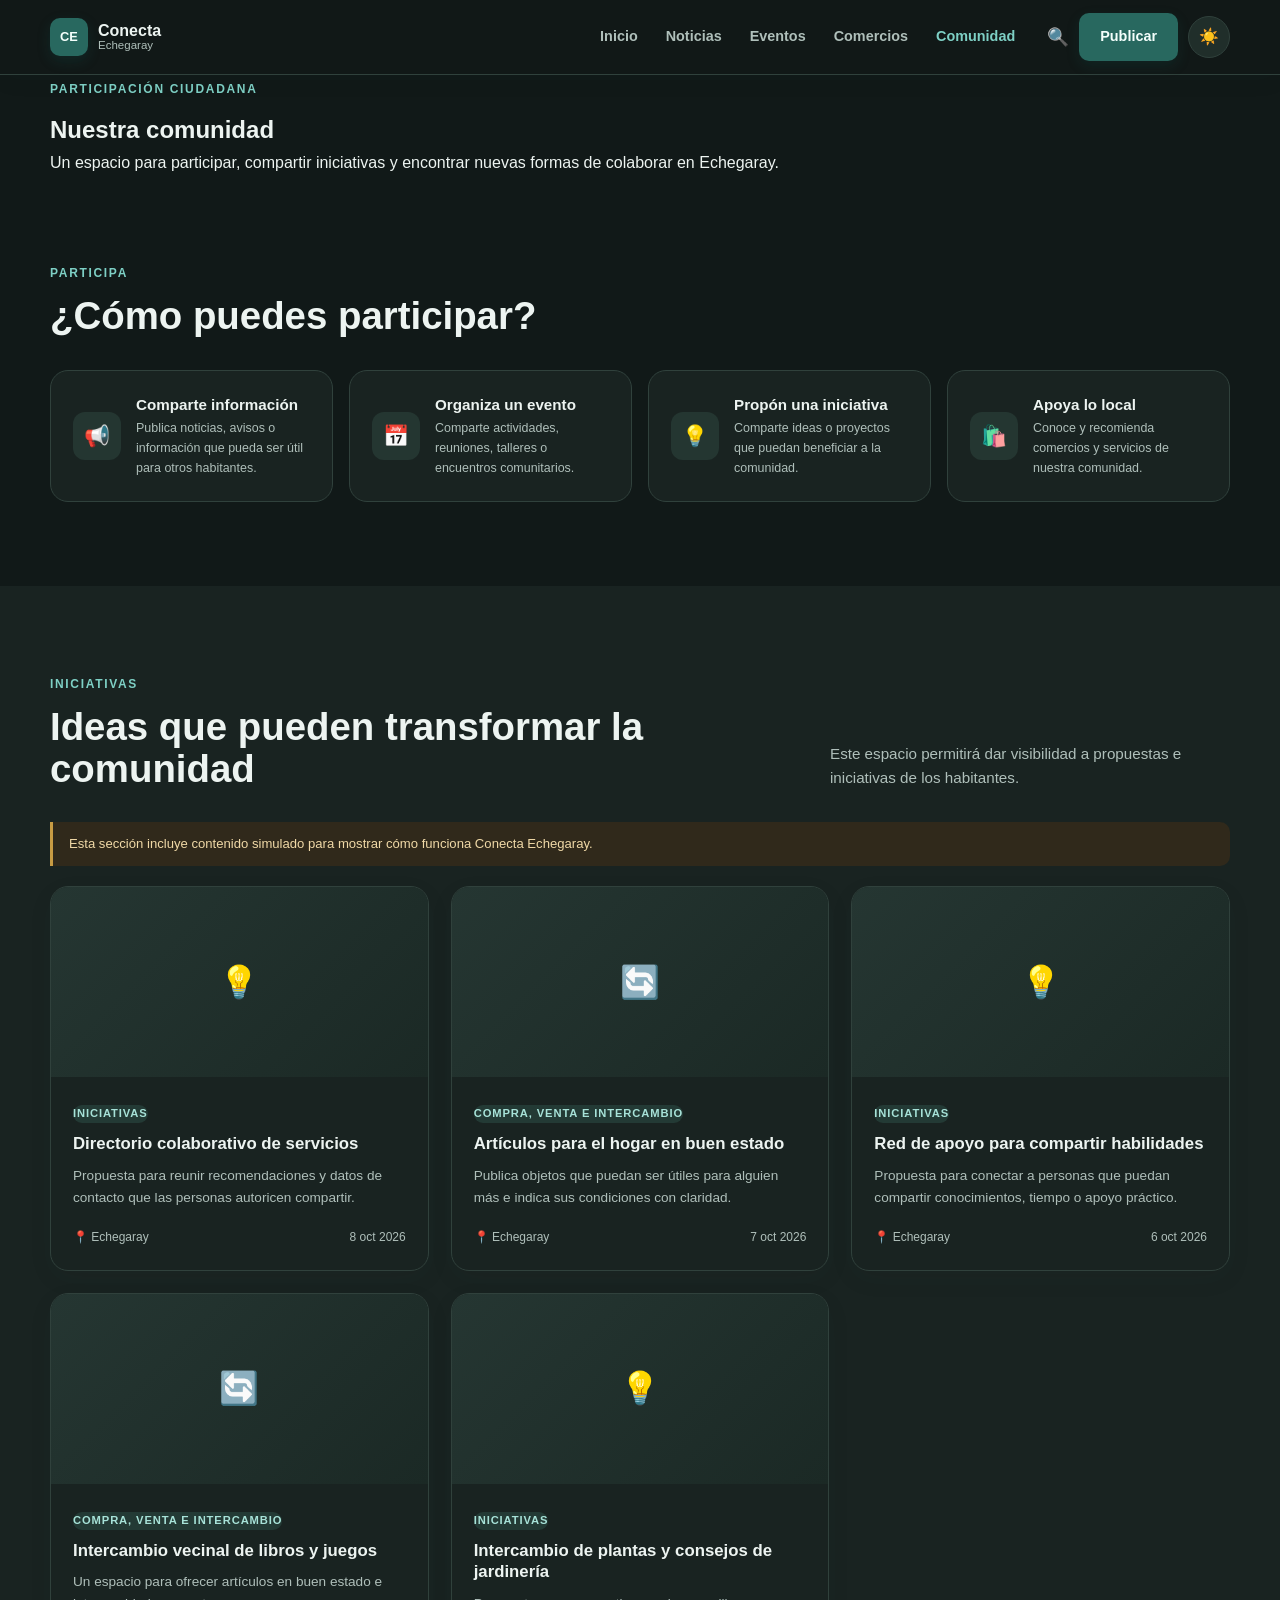
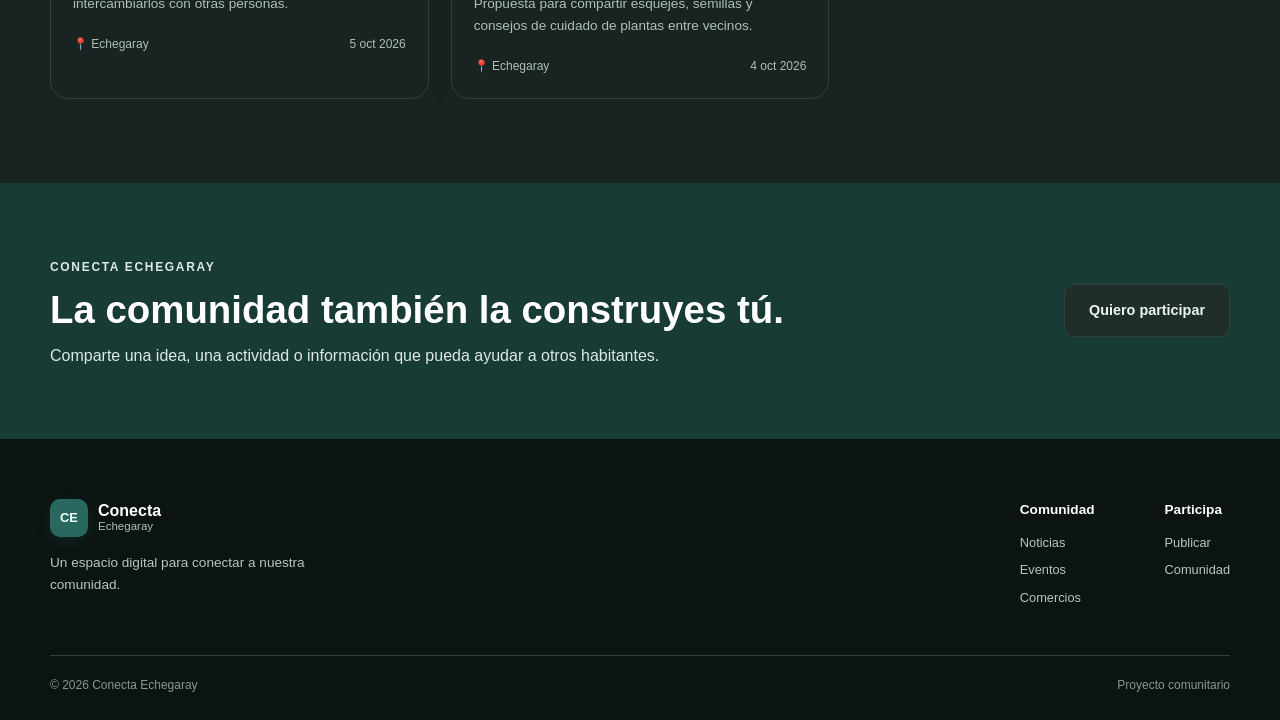
<file: Conecta_Echegaray/comunidad.html>
<!DOCTYPE html>
<html lang="es">

<head>
    <!-- Google tag (gtag.js) -->
<script async src="https://www.googletagmanager.com/gtag/js?id=G-KGF7BV8HYL"></script>
<script>
  window.dataLayer = window.dataLayer || [];
  function gtag(){dataLayer.push(arguments);}
  gtag('js', new Date());

  gtag('config', 'G-KGF7BV8HYL');
</script>

    <meta charset="UTF-8">

    <meta
        name="viewport"
        content="width=device-width, initial-scale=1.0"
    >

    <title>
        Comunidad | Conecta Echegaray
    </title>

    <meta
        name="description"
        content="Participa, comparte iniciativas y conecta con la comunidad de Echegaray."
    >

    <link
        rel="stylesheet"
        href="css/styles.css"
    >

</head>


<body>


    <!-- ================= HEADER ================= -->

    <header class="header">

        <div class="container nav">


            <a
                href="index.html"
                class="logo"
            >

                <span class="logo-icon">
                    CE
                </span>

                <div>

                    <strong>
                        Conecta
                    </strong>

                    <span>
                        Echegaray
                    </span>

                </div>

            </a>


            <nav class="desktop-menu">

                <a href="index.html">
                    Inicio
                </a>

                <a href="noticias.html">
                    Noticias
                </a>

                <a href="eventos.html">
                    Eventos
                </a>

                <a href="comercios.html">
                    Comercios
                </a>

                <a
                    href="comunidad.html"
                    class="active"
                >
                    Comunidad
                </a>

            </nav>


            <div class="nav-actions">

                <button
                    class="search-button"
                    id="searchButton"
                    aria-label="Buscar"
                >
                    🔍
                </button>


                <a
                    href="publicar.html"
                    class="btn btn-primary"
                >
                    Publicar
                </a>


                <button
                    class="menu-button"
                    id="menuButton"
                    aria-label="Abrir menú"
                >
                    ☰
                </button>

            </div>

        </div>


        <!-- MENÚ MÓVIL -->

        <div
            class="mobile-menu"
            id="mobileMenu"
        >

            <a href="index.html">
                Inicio
            </a>

            <a href="noticias.html">
                Noticias
            </a>

            <a href="eventos.html">
                Eventos
            </a>

            <a href="comercios.html">
                Comercios
            </a>

            <a
                href="comunidad.html"
                class="active"
            >
                Comunidad
            </a>

            <a
                href="publicar.html"
                class="btn btn-primary"
            >
                Publicar algo
            </a>

        </div>

    </header>



    <!-- ================= CONTENIDO ================= -->

    <main>


        <!-- HERO -->

        <section class="page-hero">

            <div class="container">

                <span class="eyebrow">
                    PARTICIPACIÓN CIUDADANA
                </span>

                <h1>
                    Nuestra comunidad
                </h1>

                <p>
                    Un espacio para participar, compartir iniciativas
                    y encontrar nuevas formas de colaborar en Echegaray.
                </p>

            </div>

        </section>



        <!-- PARTICIPACIÓN -->

        <section class="section">

            <div class="container">


                <div class="section-heading">

                    <div>

                        <span class="eyebrow">
                            PARTICIPA
                        </span>

                        <h2>
                            ¿Cómo puedes participar?
                        </h2>

                    </div>

                </div>



                <div class="category-grid">


                    <a
                        href="publicar.html"
                        class="category-card"
                    >

                        <div class="category-icon">
                            📢
                        </div>

                        <div>

                            <h3>
                                Comparte información
                            </h3>

                            <p>
                                Publica noticias, avisos o información
                                que pueda ser útil para otros habitantes.
                            </p>

                        </div>

                    </a>



                    <a
                        href="publicar.html"
                        class="category-card"
                    >

                        <div class="category-icon">
                            📅
                        </div>

                        <div>

                            <h3>
                                Organiza un evento
                            </h3>

                            <p>
                                Comparte actividades, reuniones,
                                talleres o encuentros comunitarios.
                            </p>

                        </div>

                    </a>



                    <a
                        href="publicar.html"
                        class="category-card"
                    >

                        <div class="category-icon">
                            💡
                        </div>

                        <div>

                            <h3>
                                Propón una iniciativa
                            </h3>

                            <p>
                                Comparte ideas o proyectos que puedan
                                beneficiar a la comunidad.
                            </p>

                        </div>

                    </a>



                    <a
                        href="comercios.html"
                        class="category-card"
                    >

                        <div class="category-icon">
                            🛍️
                        </div>

                        <div>

                            <h3>
                                Apoya lo local
                            </h3>

                            <p>
                                Conoce y recomienda comercios y servicios
                                de nuestra comunidad.
                            </p>

                        </div>

                    </a>


                </div>

            </div>

        </section>



        <!-- INICIATIVAS -->

        <section class="section section-light">

            <div class="container">


                <div class="section-heading">

                    <div>

                        <span class="eyebrow">
                            INICIATIVAS
                        </span>

                        <h2>
                            Ideas que pueden transformar la comunidad
                        </h2>

                    </div>

                    <p>
                        Este espacio permitirá dar visibilidad
                        a propuestas e iniciativas de los habitantes.
                    </p>

                </div>



                <div class="news-grid" id="communityPublications">


                    <article class="news-card">

                        <div class="news-image placeholder">

                            <span>
                                🌳
                            </span>

                        </div>


                        <div class="news-content">

                            <span class="tag">
                                Medio ambiente
                            </span>

                            <h3>
                                Adopta un árbol
                            </h3>

                            <p>
                                Iniciativas para promover el cuidado
                                y mantenimiento de áreas verdes.
                            </p>

                        </div>

                    </article>



                    <article class="news-card">

                        <div class="news-image placeholder">

                            <span>
                                🐶
                            </span>

                        </div>


                        <div class="news-content">

                            <span class="tag">
                                Comunidad
                            </span>

                            <h3>
                                Cuidemos nuestros espacios
                            </h3>

                            <p>
                                Propuestas para mantener limpios
                                y agradables los espacios compartidos.
                            </p>

                        </div>

                    </article>



                    <article class="news-card">

                        <div class="news-image placeholder">

                            <span>
                                🤝
                            </span>

                        </div>


                        <div class="news-content">

                            <span class="tag">
                                Participación
                            </span>

                            <h3>
                                Vecinos conectados
                            </h3>

                            <p>
                                Ideas y proyectos que buscan fortalecer
                                la colaboración entre habitantes.
                            </p>

                        </div>

                    </article>


                </div>

            </div>

        </section>



        <!-- CTA -->

        <section class="publish-section">

            <div class="container publish-content">

                <div>

                    <span class="eyebrow">
                        CONECTA ECHEGARAY
                    </span>

                    <h2>
                        La comunidad también la construyes tú.
                    </h2>

                    <p>
                        Comparte una idea, una actividad o información
                        que pueda ayudar a otros habitantes.
                    </p>

                </div>


                <a
                    href="publicar.html"
                    class="btn btn-white btn-large"
                >
                    Quiero participar
                </a>

            </div>

        </section>

    </main>



    <!-- ================= FOOTER ================= -->

    <footer class="footer">

        <div class="container footer-content">


            <div class="footer-brand">

                <a
                    href="index.html"
                    class="logo"
                >

                    <span class="logo-icon">
                        CE
                    </span>

                    <div>

                        <strong>
                            Conecta
                        </strong>

                        <span>
                            Echegaray
                        </span>

                    </div>

                </a>


                <p>
                    Un espacio digital para conectar a nuestra comunidad.
                </p>

            </div>



            <div class="footer-links">


                <div>

                    <h4>
                        Comunidad
                    </h4>

                    <a href="noticias.html">
                        Noticias
                    </a>

                    <a href="eventos.html">
                        Eventos
                    </a>

                    <a href="comercios.html">
                        Comercios
                    </a>

                </div>


                <div>

                    <h4>
                        Participa
                    </h4>

                    <a href="publicar.html">
                        Publicar
                    </a>

                    <a href="comunidad.html">
                        Comunidad
                    </a>

                </div>


            </div>

        </div>


        <div class="container footer-bottom">

            <span>
                © 2026 Conecta Echegaray
            </span>

            <span>
                Proyecto comunitario
            </span>

        </div>

    </footer>


    <script src="js/app.js"></script>

</body>

</html>
</file>
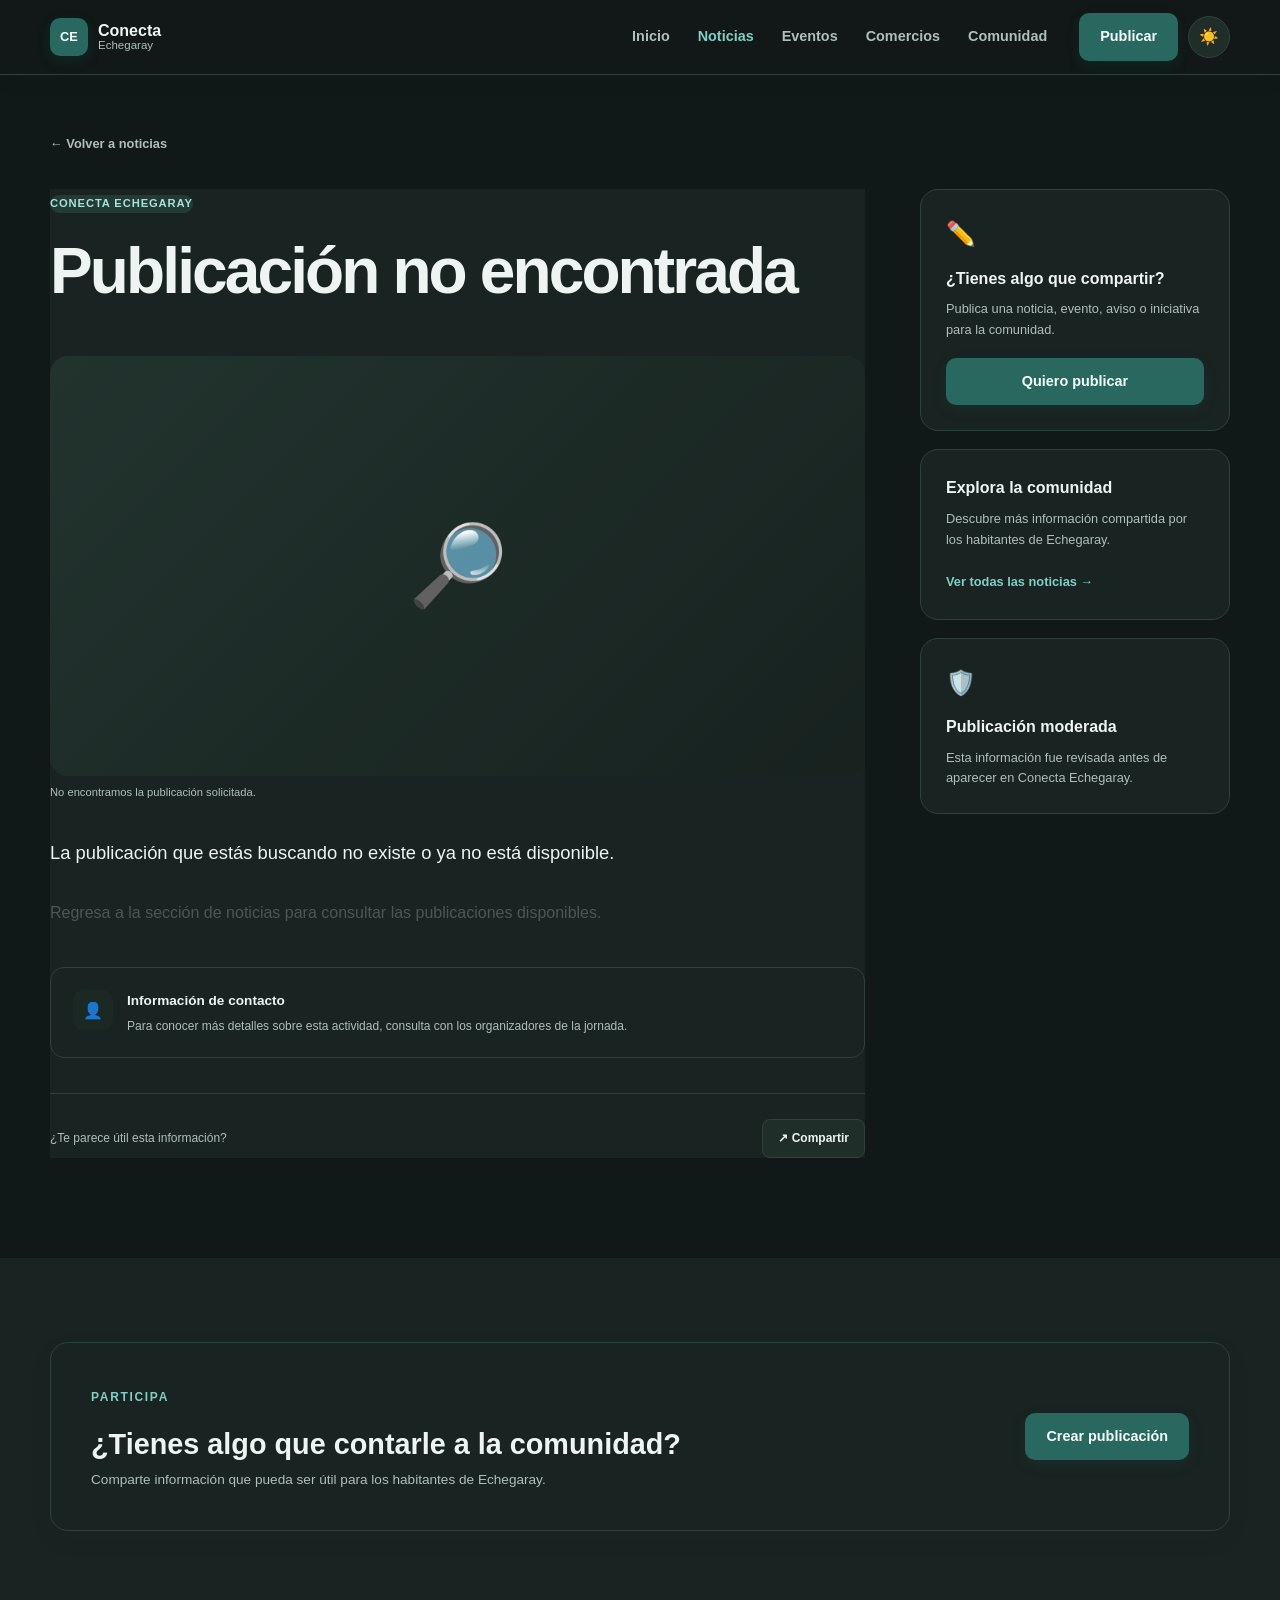
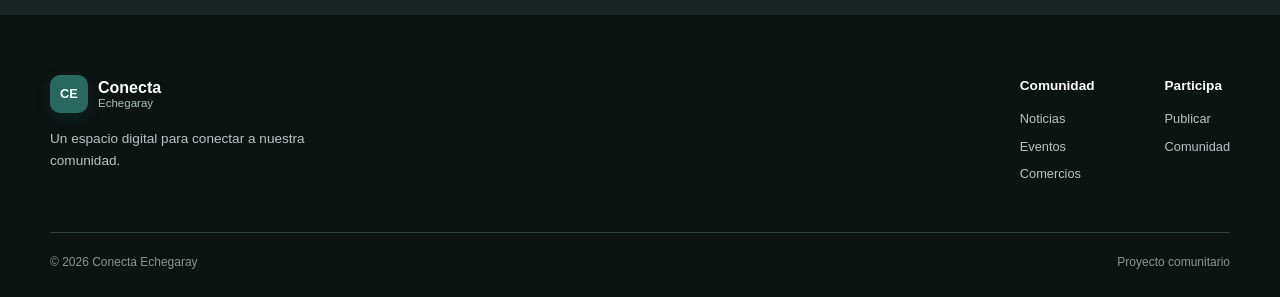
<file: Conecta_Echegaray/detalle.html>
<!DOCTYPE html>

<html lang="es">

<head>
    <!-- Google tag (gtag.js) -->
<script async src="https://www.googletagmanager.com/gtag/js?id=G-KGF7BV8HYL"></script>
<script>
  window.dataLayer = window.dataLayer || [];
  function gtag(){dataLayer.push(arguments);}
  gtag('js', new Date());

  gtag('config', 'G-KGF7BV8HYL');
</script>

<meta charset="UTF-8">

<meta
    name="viewport"
    content="width=device-width, initial-scale=1.0"
>

<title>
    Noticia | Conecta Echegaray
</title>

<meta
    name="description"
    content="Publicación de la comunidad de Echegaray"
>

<link
    rel="stylesheet"
    href="css/styles.css"
>

</head>

<body>

<!-- ================= HEADER ================= -->

<header class="header">

    <div class="container nav">


        <a
            href="index.html"
            class="logo"
        >

            <span class="logo-icon">
                CE
            </span>

            <div>

                <strong>
                    Conecta
                </strong>

                <span>
                    Echegaray
                </span>

            </div>

        </a>


        <nav class="desktop-menu">

            <a href="index.html">
                Inicio
            </a>

            <a
                href="noticias.html"
                class="active"
            >
                Noticias
            </a>

            <a href="eventos.html">
                Eventos
            </a>

            <a href="comercios.html">
                Comercios
            </a>

            <a href="comunidad.html">
                Comunidad
            </a>

        </nav>


        <div class="nav-actions">

            <a
                href="publicar.html"
                class="btn btn-primary"
            >
                Publicar
            </a>


            <button
                class="menu-button"
                id="menuButton"
                aria-label="Abrir menú"
            >
                ☰
            </button>

        </div>

    </div>



    <!-- MENÚ MÓVIL -->

    <div
        class="mobile-menu"
        id="mobileMenu"
    >

        <a href="index.html">
            Inicio
        </a>

        <a href="noticias.html">
            Noticias
        </a>

        <a href="eventos.html">
            Eventos
        </a>

        <a href="comercios.html">
            Comercios
        </a>

        <a href="comunidad.html">
            Comunidad
        </a>

        <a
            href="publicar.html"
            class="btn btn-primary"
        >
            Publicar algo
        </a>

    </div>

</header>



<!-- ================= CONTENIDO ================= -->

<main>


    <section class="article-page">

        <div class="container">


            <!-- VOLVER -->

            <a
                href="noticias.html"
                class="back-link"
            >
                ← Volver a noticias
            </a>



            <div class="article-layout">


                <!-- ================= ARTÍCULO ================= -->

                <article class="article-content">


                    <header class="article-header">


                        <span
                            class="tag"
                            id="articleCategory"
                        >
                            Comunidad
                        </span>


                        <h1 id="articleTitle">
                            Jornada de limpieza comunitaria
                            en Echegaray
                        </h1>


                        <div class="article-meta">

                            <span id="articleDate">
                                📅 29 de agosto de 2026
                            </span>

                            <span id="articleLocation">
                                📍 Echegaray
                            </span>

                        </div>

                    </header>



                    <!-- IMAGEN -->

                    <figure class="article-image">

                        <div
                            class="article-image-placeholder"
                            id="articleImage"
                        >

                            <span>
                                🧹
                            </span>

                        </div>

                        <figcaption id="articleCaption">
                            Actividad comunitaria en Echegaray.
                        </figcaption>

                    </figure>



                    <!-- CUERPO -->

                    <div
                        class="article-body"
                        id="articleBody"
                    >

                        <p class="article-lead">
                            Vecinos de Echegaray organizan una jornada
                            de limpieza comunitaria con el objetivo de
                            mejorar y conservar los espacios comunes
                            de la zona.
                        </p>


                        <p>
                            La actividad busca reunir a habitantes
                            interesados en colaborar con el mantenimiento
                            de diferentes áreas de la comunidad.
                        </p>


                        <h2>
                            ¿En qué consiste?
                        </h2>


                        <p>
                            Durante la jornada se realizarán actividades
                            de limpieza y recolección de residuos en
                            espacios comunes. La intención es fomentar
                            la participación de los habitantes y generar
                            un mayor sentido de responsabilidad sobre
                            nuestro entorno.
                        </p>


                        <h2>
                            ¿Dónde y cuándo?
                        </h2>


                        <div class="article-event-box">

                            <div>

                                <span>
                                    📍
                                </span>

                                <div>

                                    <strong>
                                        Lugar
                                    </strong>

                                    <p>
                                        Espacios comunes de Echegaray
                                    </p>

                                </div>

                            </div>


                            <div>

                                <span>
                                    📅
                                </span>

                                <div>

                                    <strong>
                                        Fecha
                                    </strong>

                                    <p>
                                        29 de agosto de 2026
                                    </p>

                                </div>

                            </div>


                            <div>

                                <span>
                                    ⏰
                                </span>

                                <div>

                                    <strong>
                                        Horario
                                    </strong>

                                    <p>
                                        09:00 AM
                                    </p>

                                </div>

                            </div>

                        </div>


                        <h2>
                            Participación
                        </h2>


                        <p>
                            Quienes deseen participar pueden acudir
                            directamente al punto de reunión. Se
                            recomienda llevar guantes y, si es posible,
                            herramientas básicas para realizar las
                            actividades de limpieza.
                        </p>


                        <p>
                            Este tipo de iniciativas buscan fortalecer
                            la participación y colaboración entre los
                            habitantes de Echegaray.
                        </p>

                    </div>



                    <!-- CONTACTO -->

                    <div class="article-contact">

                        <div class="article-contact-icon">
                            👤
                        </div>


                        <div>

                            <strong>
                                Información de contacto
                            </strong>

                            <p>
                                Para conocer más detalles sobre esta
                                actividad, consulta con los organizadores
                                de la jornada.
                            </p>

                        </div>

                    </div>



                    <!-- COMPARTIR -->

                    <div class="article-share">

                        <span>
                            ¿Te parece útil esta información?
                        </span>


                        <div>

                            <button
                                type="button"
                                class="share-button"
                                id="shareButton"
                            >
                                ↗ Compartir
                            </button>

                        </div>

                    </div>


                </article>



                <!-- ================= SIDEBAR ================= -->

                <aside class="article-sidebar">


                    <div class="sidebar-card sidebar-publish">

                        <span class="sidebar-icon">
                            ✏️
                        </span>

                        <h3>
                            ¿Tienes algo que compartir?
                        </h3>

                        <p>
                            Publica una noticia, evento, aviso o
                            iniciativa para la comunidad.
                        </p>

                        <a
                            href="publicar.html"
                            class="btn btn-primary"
                        >
                            Quiero publicar
                        </a>

                    </div>



                    <div class="sidebar-card">

                        <h3>
                            Explora la comunidad
                        </h3>

                        <p>
                            Descubre más información compartida
                            por los habitantes de Echegaray.
                        </p>

                        <a
                            href="noticias.html"
                            class="sidebar-link"
                        >
                            Ver todas las noticias →
                        </a>

                    </div>



                    <div class="sidebar-card moderation-card">

                        <span class="sidebar-icon">
                            🛡️
                        </span>

                        <h3>
                            Publicación moderada
                        </h3>

                        <p>
                            Esta información fue revisada antes
                            de aparecer en Conecta Echegaray.
                        </p>

                    </div>


                </aside>

            </div>

        </div>

    </section>



    <!-- ================= CTA ================= -->

    <section class="section section-light">

        <div class="container">

            <div class="article-cta">

                <div>

                    <span class="eyebrow">
                        PARTICIPA
                    </span>

                    <h2>
                        ¿Tienes algo que contarle
                        a la comunidad?
                    </h2>

                    <p>
                        Comparte información que pueda ser útil
                        para los habitantes de Echegaray.
                    </p>

                </div>


                <a
                    href="publicar.html"
                    class="btn btn-primary"
                >
                    Crear publicación
                </a>

            </div>

        </div>

    </section>

</main>



<!-- ================= FOOTER ================= -->

<footer class="footer">

    <div class="container footer-content">


        <div class="footer-brand">

            <a
                href="index.html"
                class="logo"
            >

                <span class="logo-icon">
                    CE
                </span>

                <div>

                    <strong>
                        Conecta
                    </strong>

                    <span>
                        Echegaray
                    </span>

                </div>

            </a>


            <p>
                Un espacio digital para conectar
                a nuestra comunidad.
            </p>

        </div>



        <div class="footer-links">

            <div>

                <h4>
                    Comunidad
                </h4>

                <a href="noticias.html">
                    Noticias
                </a>

                <a href="eventos.html">
                    Eventos
                </a>

                <a href="comercios.html">
                    Comercios
                </a>

            </div>


            <div>

                <h4>
                    Participa
                </h4>

                <a href="publicar.html">
                    Publicar
                </a>

                <a href="comunidad.html">
                    Comunidad
                </a>

            </div>

        </div>

    </div>



    <div class="container footer-bottom">

        <span>
            © 2026 Conecta Echegaray
        </span>

        <span>
            Proyecto comunitario
        </span>

    </div>

</footer>



<script src="js/app.js"></script>

</body>

</html>
</file>
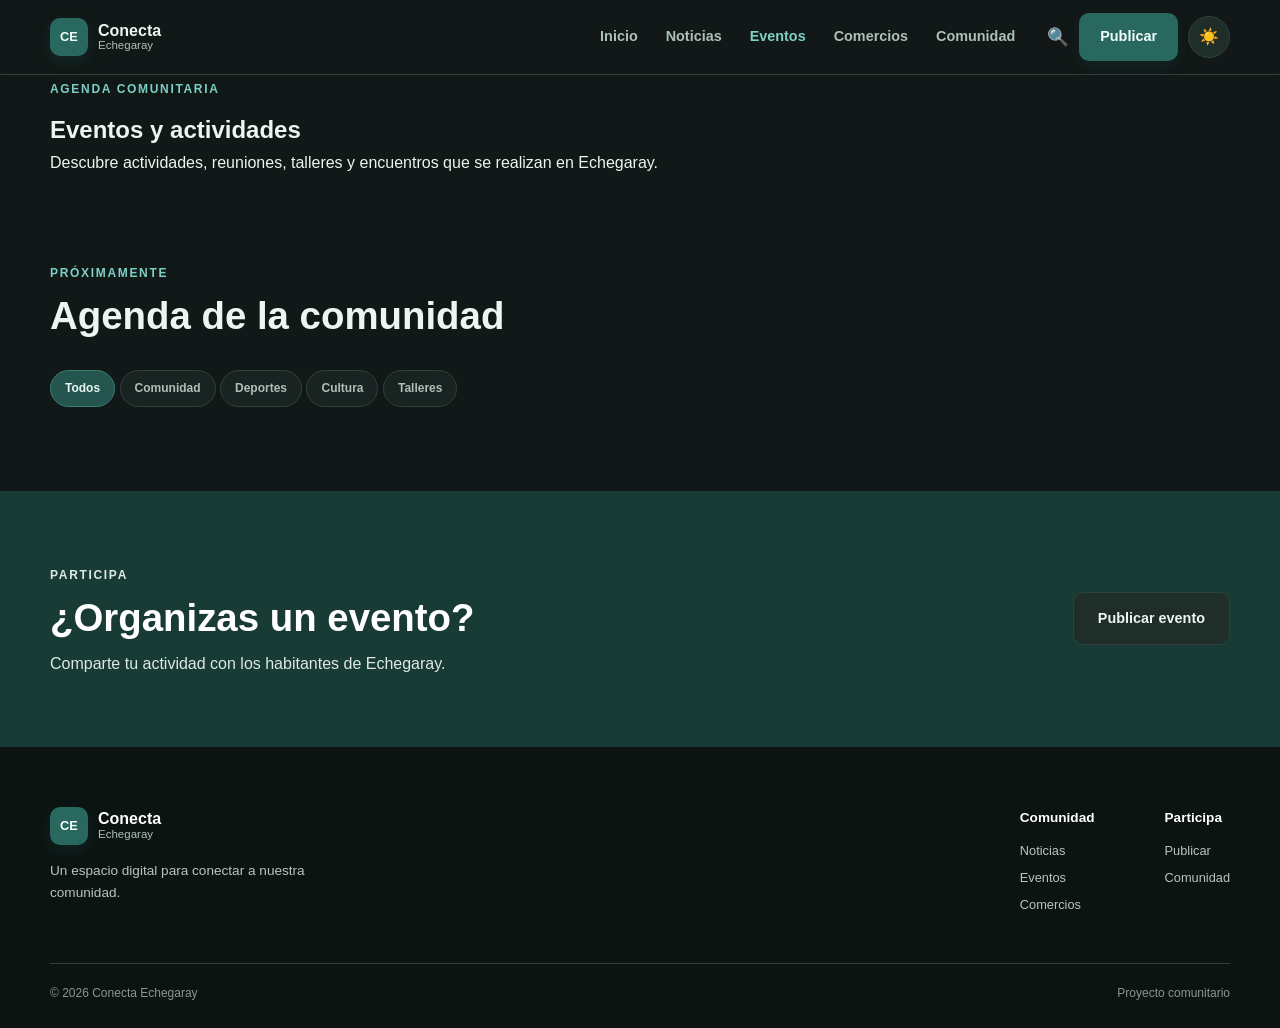
<file: Conecta_Echegaray/eventos.html>
<!DOCTYPE html>
<html lang="es">

<head>
    <!-- Google tag (gtag.js) -->
<script async src="https://www.googletagmanager.com/gtag/js?id=G-KGF7BV8HYL"></script>
<script>
  window.dataLayer = window.dataLayer || [];
  function gtag(){dataLayer.push(arguments);}
  gtag('js', new Date());

  gtag('config', 'G-KGF7BV8HYL');
</script>

    <meta charset="UTF-8">

    <meta
        name="viewport"
        content="width=device-width, initial-scale=1.0"
    >

    <title>
        Eventos | Conecta Echegaray
    </title>

    <meta
        name="description"
        content="Consulta los próximos eventos y actividades de la comunidad de Echegaray."
    >

    <link
        rel="stylesheet"
        href="css/styles.css"
    >

</head>


<body>


    <!-- ================= HEADER ================= -->

    <header class="header">

        <div class="container nav">


            <a
                href="index.html"
                class="logo"
            >

                <span class="logo-icon">
                    CE
                </span>

                <div>

                    <strong>
                        Conecta
                    </strong>

                    <span>
                        Echegaray
                    </span>

                </div>

            </a>


            <nav class="desktop-menu">

                <a href="index.html">
                    Inicio
                </a>

                <a href="noticias.html">
                    Noticias
                </a>

                <a
                    href="eventos.html"
                    class="active"
                >
                    Eventos
                </a>

                <a href="comercios.html">
                    Comercios
                </a>

                <a href="comunidad.html">
                    Comunidad
                </a>

            </nav>


            <div class="nav-actions">

                <button
                    class="search-button"
                    id="searchButton"
                    aria-label="Buscar"
                >
                    🔍
                </button>


                <a
                    href="publicar.html"
                    class="btn btn-primary"
                >
                    Publicar
                </a>


                <button
                    class="menu-button"
                    id="menuButton"
                    aria-label="Abrir menú"
                >
                    ☰
                </button>

            </div>

        </div>


        <!-- BUSCADOR -->

        <div
            class="search-box"
            id="searchBox"
        >

            <div class="container">

                <input
                    type="text"
                    id="searchInput"
                    placeholder="Busca eventos, actividades..."
                >

            </div>

        </div>


        <!-- MENÚ MÓVIL -->

        <div
            class="mobile-menu"
            id="mobileMenu"
        >

            <a href="index.html">
                Inicio
            </a>

            <a href="noticias.html">
                Noticias
            </a>

            <a
                href="eventos.html"
                class="active"
            >
                Eventos
            </a>

            <a href="comercios.html">
                Comercios
            </a>

            <a href="comunidad.html">
                Comunidad
            </a>

            <a
                href="publicar.html"
                class="btn btn-primary"
            >
                Publicar algo
            </a>

        </div>

    </header>



    <!-- ================= CONTENIDO ================= -->

    <main>


        <!-- HERO -->

        <section class="page-hero">

            <div class="container">

                <span class="eyebrow">
                    AGENDA COMUNITARIA
                </span>

                <h1>
                    Eventos y actividades
                </h1>

                <p>
                    Descubre actividades, reuniones, talleres
                    y encuentros que se realizan en Echegaray.
                </p>

            </div>

        </section>



        <!-- FILTROS -->

        <section class="section">

            <div class="container">


                <div class="section-heading">

                    <div>

                        <span class="eyebrow">
                            PRÓXIMAMENTE
                        </span>

                        <h2>
                            Agenda de la comunidad
                        </h2>

                    </div>

                </div>


                <div class="filter-bar">

                    <button
                        class="filter-btn active"
                        data-category="all"
                    >
                        Todos
                    </button>

                    <button
                        class="filter-btn"
                        data-category="comunidad"
                    >
                        Comunidad
                    </button>

                    <button
                        class="filter-btn"
                        data-category="deportes"
                    >
                        Deportes
                    </button>

                    <button
                        class="filter-btn"
                        data-category="cultura"
                    >
                        Cultura
                    </button>

                    <button
                        class="filter-btn"
                        data-category="talleres"
                    >
                        Talleres
                    </button>

                </div>



                <!-- EVENTOS -->

                <div
                    class="events-list"
                    id="eventsList"
                >


                    <article
                        class="event-card"
                        data-category="comunidad"
                    >

                        <div class="event-date">

                            <span>
                                29
                            </span>

                            <strong>
                                AGO
                            </strong>

                        </div>


                        <div class="event-info">

                            <span class="tag">
                                Comunidad
                            </span>

                            <h3>
                                Jornada de limpieza comunitaria
                            </h3>

                            <p>
                                Actividad organizada para mejorar
                                y mantener los espacios comunes
                                de Echegaray.
                            </p>

                            <small>
                                📍 Echegaray · ⏰ 09:00 AM
                            </small>

                        </div>


                        <span class="event-arrow">
                            →
                        </span>

                    </article>



                    <article
                        class="event-card"
                        data-category="cultura"
                    >

                        <div class="event-date">

                            <span>
                                --
                            </span>

                            <strong>
                                Próx.
                            </strong>

                        </div>


                        <div class="event-info">

                            <span class="tag">
                                Cultura
                            </span>

                            <h3>
                                Actividades culturales comunitarias
                            </h3>

                            <p>
                                Espacio para compartir actividades
                                culturales y recreativas con los
                                habitantes.
                            </p>

                            <small>
                                📍 Echegaray
                            </small>

                        </div>


                        <span class="event-arrow">
                            →
                        </span>

                    </article>



                    <article
                        class="event-card"
                        data-category="talleres"
                    >

                        <div class="event-date">

                            <span>
                                --
                            </span>

                            <strong>
                                Próx.
                            </strong>

                        </div>


                        <div class="event-info">

                            <span class="tag">
                                Talleres
                            </span>

                            <h3>
                                Talleres y actividades para vecinos
                            </h3>

                            <p>
                                En este espacio se publicarán
                                talleres, cursos y actividades
                                abiertas a la comunidad.
                            </p>

                            <small>
                                📍 Echegaray
                            </small>

                        </div>


                        <span class="event-arrow">
                            →
                        </span>

                    </article>


                </div>


            </div>

        </section>



        <!-- PUBLICAR EVENTO -->

        <section class="publish-section">

            <div class="container publish-content">

                <div>

                    <span class="eyebrow">
                        PARTICIPA
                    </span>

                    <h2>
                        ¿Organizas un evento?
                    </h2>

                    <p>
                        Comparte tu actividad con los habitantes
                        de Echegaray.
                    </p>

                </div>


                <a
                    href="publicar.html"
                    class="btn btn-white btn-large"
                >
                    Publicar evento
                </a>

            </div>

        </section>

    </main>



    <!-- ================= FOOTER ================= -->

    <footer class="footer">

        <div class="container footer-content">

            <div class="footer-brand">

                <a
                    href="index.html"
                    class="logo"
                >

                    <span class="logo-icon">
                        CE
                    </span>

                    <div>

                        <strong>
                            Conecta
                        </strong>

                        <span>
                            Echegaray
                        </span>

                    </div>

                </a>

                <p>
                    Un espacio digital para conectar a nuestra comunidad.
                </p>

            </div>


            <div class="footer-links">

                <div>

                    <h4>
                        Comunidad
                    </h4>

                    <a href="noticias.html">
                        Noticias
                    </a>

                    <a href="eventos.html">
                        Eventos
                    </a>

                    <a href="comercios.html">
                        Comercios
                    </a>

                </div>


                <div>

                    <h4>
                        Participa
                    </h4>

                    <a href="publicar.html">
                        Publicar
                    </a>

                    <a href="comunidad.html">
                        Comunidad
                    </a>

                </div>

            </div>

        </div>


        <div class="container footer-bottom">

            <span>
                © 2026 Conecta Echegaray
            </span>

            <span>
                Proyecto comunitario
            </span>

        </div>

    </footer>


    <script src="js/app.js"></script>

</body>

</html>
</file>
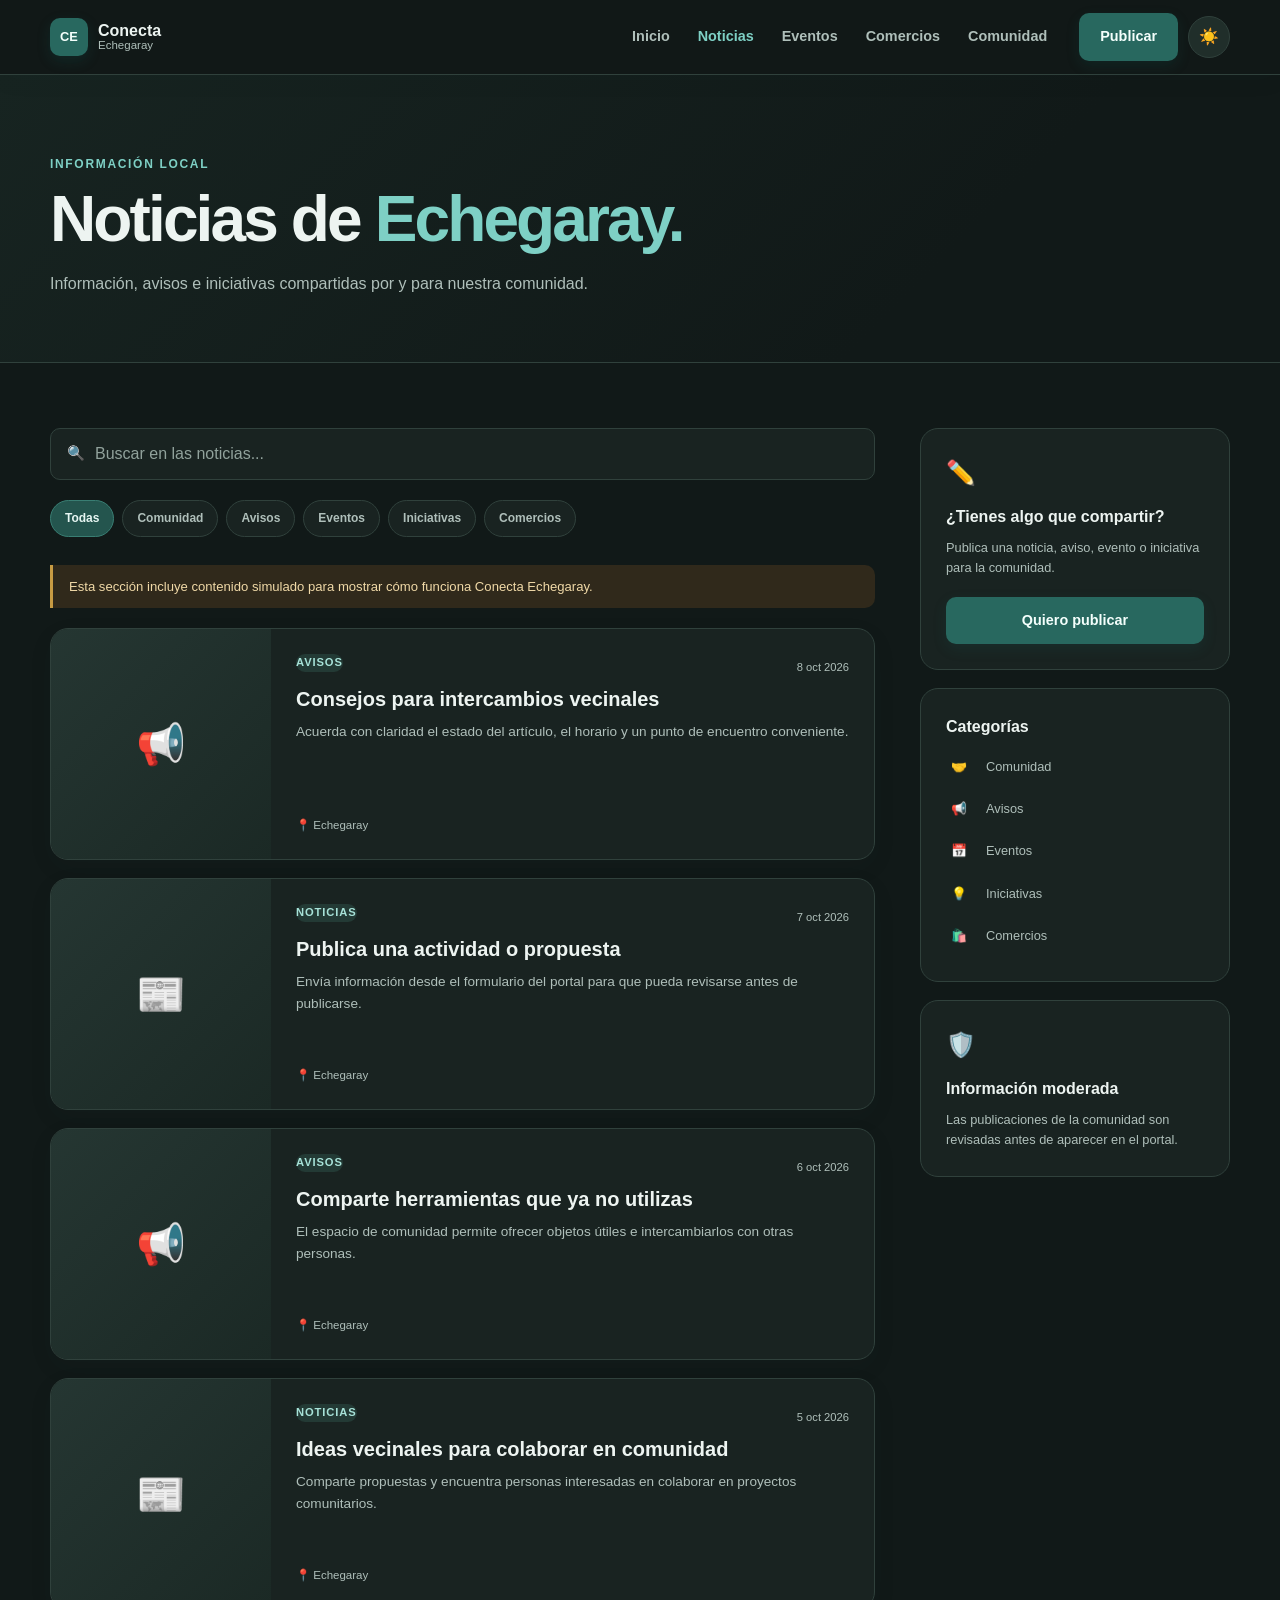
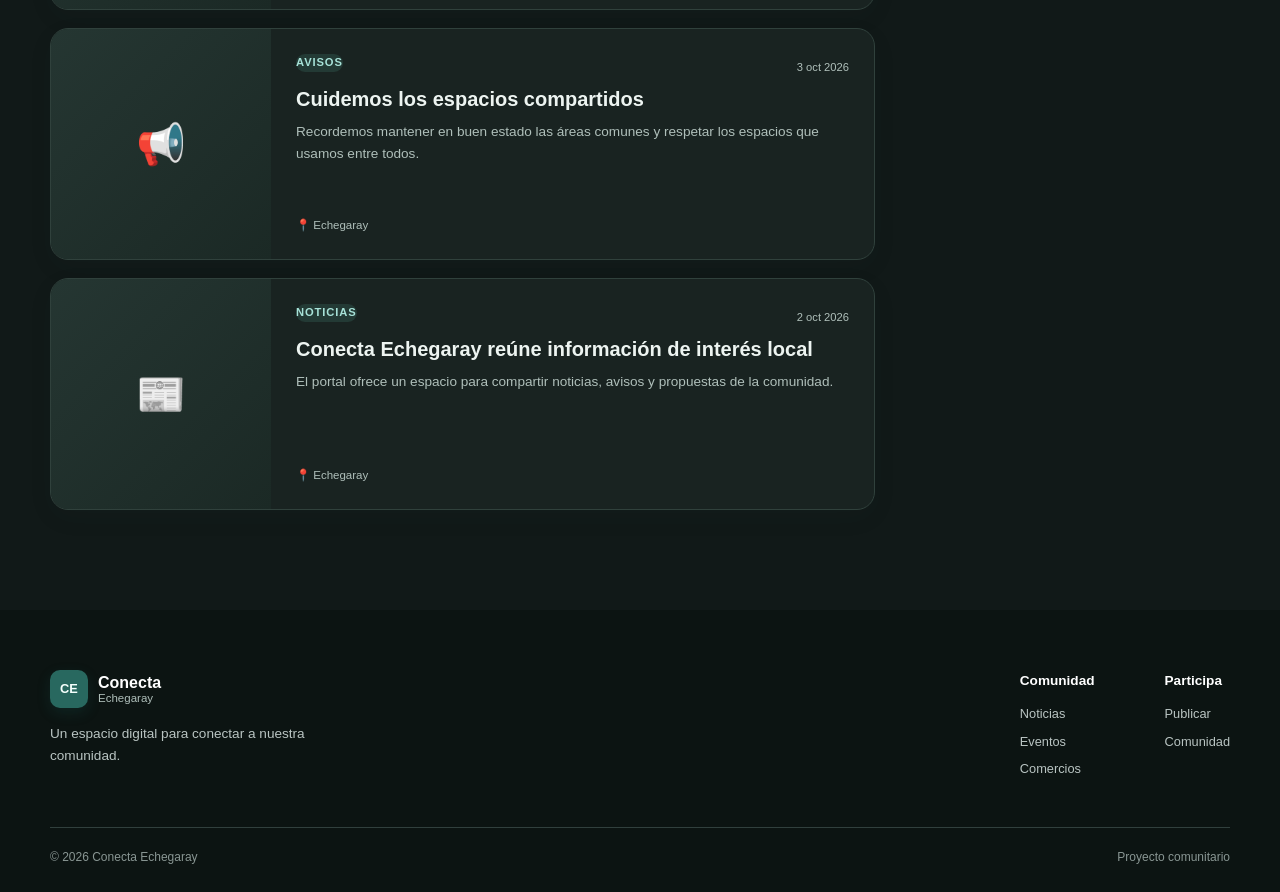
<file: Conecta_Echegaray/noticias.html>
<!DOCTYPE html>

<html lang="es">

<head>
    <!-- Google tag (gtag.js) -->
<script async src="https://www.googletagmanager.com/gtag/js?id=G-KGF7BV8HYL"></script>
<script>
  window.dataLayer = window.dataLayer || [];
  function gtag(){dataLayer.push(arguments);}
  gtag('js', new Date());

  gtag('config', 'G-KGF7BV8HYL');
</script>

<meta charset="UTF-8">

<meta
    name="viewport"
    content="width=device-width, initial-scale=1.0"
>

<title>Noticias | Conecta Echegaray</title>

<meta
    name="description"
    content="Noticias y publicaciones de la comunidad de Echegaray"
>

<link
    rel="stylesheet"
    href="css/styles.css"
>

</head>

<body>

<!-- ================= HEADER ================= -->

<header class="header">

    <div class="container nav">


        <a
            href="index.html"
            class="logo"
        >

            <span class="logo-icon">
                CE
            </span>

            <div>

                <strong>
                    Conecta
                </strong>

                <span>
                    Echegaray
                </span>

            </div>

        </a>


        <nav class="desktop-menu">

            <a href="index.html">
                Inicio
            </a>

            <a
                href="noticias.html"
                class="active"
            >
                Noticias
            </a>

            <a href="eventos.html">
                Eventos
            </a>

            <a href="comercios.html">
                Comercios
            </a>

            <a href="comunidad.html">
                Comunidad
            </a>

        </nav>


        <div class="nav-actions">

            <a
                href="publicar.html"
                class="btn btn-primary"
            >
                Publicar
            </a>


            <button
                class="menu-button"
                id="menuButton"
                aria-label="Abrir menú"
            >
                ☰
            </button>

        </div>

    </div>


    <!-- MENÚ MÓVIL -->

    <div
        class="mobile-menu"
        id="mobileMenu"
    >

        <a href="index.html">
            Inicio
        </a>

        <a href="noticias.html">
            Noticias
        </a>

        <a href="eventos.html">
            Eventos
        </a>

        <a href="comercios.html">
            Comercios
        </a>

        <a href="comunidad.html">
            Comunidad
        </a>

        <a
            href="publicar.html"
            class="btn btn-primary"
        >
            Publicar algo
        </a>

    </div>

</header>



<!-- ================= CONTENIDO ================= -->

<main>


    <!-- HERO -->

    <section class="news-page-hero">

        <div class="container">

            <span class="eyebrow">
                INFORMACIÓN LOCAL
            </span>

            <h1>
                Noticias de
                <span>Echegaray.</span>
            </h1>

            <p>
                Información, avisos e iniciativas compartidas
                por y para nuestra comunidad.
            </p>

        </div>

    </section>



    <!-- ================= NOTICIAS ================= -->

    <section class="news-page-content">

        <div class="container news-page-layout">


            <!-- ================= PRINCIPAL ================= -->

            <div class="news-main">


                <!-- BUSCADOR -->

                <div class="news-search">

                    <div class="news-search-input">

                        <span>
                            🔍
                        </span>

                        <input
                            type="text"
                            id="newsSearch"
                            placeholder="Buscar en las noticias..."
                        >

                    </div>

                </div>



                <!-- FILTROS -->

                <div class="news-filters">

                    <button
                        class="filter-btn active"
                        data-category="all"
                    >
                        Todas
                    </button>

                    <button
                        class="filter-btn"
                        data-category="comunidad"
                    >
                        Comunidad
                    </button>

                    <button
                        class="filter-btn"
                        data-category="avisos"
                    >
                        Avisos
                    </button>

                    <button
                        class="filter-btn"
                        data-category="eventos"
                    >
                        Eventos
                    </button>

                    <button
                        class="filter-btn"
                        data-category="iniciativas"
                    >
                        Iniciativas
                    </button>

                    <button
                        class="filter-btn"
                        data-category="comercios"
                    >
                        Comercios
                    </button>

                </div>



                <!-- RESULTADOS -->

                <div
                    class="news-results"
                    id="newsResults"
                >


                    <!-- NOTICIA 1 -->

                    <article
                        class="news-list-card"
                        data-category="comunidad"
                        data-title="Jornada de limpieza comunitaria en Echegaray"
                    >

                        <div class="news-list-image placeholder">

                            <span>
                                🧹
                            </span>

                        </div>


                        <div class="news-list-content">

                            <div class="news-list-top">

                                <span class="tag">
                                    Comunidad
                                </span>

                                <span class="news-date">
                                    29 Ago 2026
                                </span>

                            </div>


                            <h2>
                                Jornada de limpieza comunitaria
                                en Echegaray
                            </h2>


                            <p>
                                Vecinos de la comunidad organizan
                                una jornada para mejorar y mantener
                                limpios los espacios comunes.
                            </p>


                            <div class="news-list-footer">

                                <span>
                                    📍 Echegaray
                                </span>

                                <a href="detalle.html?id=1">
                                    Leer más →
                                </a>

                            </div>

                        </div>

                    </article>



                    <!-- NOTICIA 2 -->

                    <article
                        class="news-list-card"
                        data-category="avisos"
                        data-title="Aviso sobre mantenimiento de espacios públicos"
                    >

                        <div class="news-list-image placeholder">

                            <span>
                                📢
                            </span>

                        </div>


                        <div class="news-list-content">

                            <div class="news-list-top">

                                <span class="tag">
                                    Avisos
                                </span>

                                <span class="news-date">
                                    28 Ago 2026
                                </span>

                            </div>


                            <h2>
                                Aviso sobre mantenimiento
                                de espacios públicos
                            </h2>


                            <p>
                                Información importante para los
                                habitantes relacionada con trabajos
                                y mantenimiento en diferentes zonas.
                            </p>


                            <div class="news-list-footer">

                                <span>
                                    📍 Echegaray
                                </span>

                                <a href="detalle.html?id=2">
                                    Leer más →
                                </a>

                            </div>

                        </div>

                    </article>



                    <!-- NOTICIA 3 -->

                    <article
                        class="news-list-card"
                        data-category="eventos"
                        data-title="Próximo evento comunitario"
                    >

                        <div class="news-list-image placeholder">

                            <span>
                                📅
                            </span>

                        </div>


                        <div class="news-list-content">

                            <div class="news-list-top">

                                <span class="tag">
                                    Eventos
                                </span>

                                <span class="news-date">
                                    27 Ago 2026
                                </span>

                            </div>


                            <h2>
                                Próximo evento comunitario
                                en la zona
                            </h2>


                            <p>
                                Consulta los detalles de las
                                próximas actividades y encuentros
                                organizados dentro de la comunidad.
                            </p>


                            <div class="news-list-footer">

                                <span>
                                    📍 Echegaray
                                </span>

                                <a href="detalle.html?id=3">
                                    Leer más →
                                </a>

                            </div>

                        </div>

                    </article>



                    <!-- NOTICIA 4 -->

                    <article
                        class="news-list-card"
                        data-category="iniciativas"
                        data-title="Nueva iniciativa para fortalecer la participación comunitaria"
                    >

                        <div class="news-list-image placeholder">

                            <span>
                                💡
                            </span>

                        </div>


                        <div class="news-list-content">

                            <div class="news-list-top">

                                <span class="tag">
                                    Iniciativas
                                </span>

                                <span class="news-date">
                                    26 Ago 2026
                                </span>

                            </div>


                            <h2>
                                Nueva iniciativa para fortalecer
                                la participación comunitaria
                            </h2>


                            <p>
                                Conoce propuestas e iniciativas
                                que buscan generar una mayor
                                participación entre los habitantes.
                            </p>


                            <div class="news-list-footer">

                                <span>
                                    📍 Echegaray
                                </span>

                                <a href="detalle.html?id=4">
                                    Leer más →
                                </a>

                            </div>

                        </div>

                    </article>



                    <!-- NOTICIA 5 -->

                    <article
                        class="news-list-card"
                        data-category="comercios"
                        data-title="Conoce los comercios de nuestra comunidad"
                    >

                        <div class="news-list-image placeholder">

                            <span>
                                🛍️
                            </span>

                        </div>


                        <div class="news-list-content">

                            <div class="news-list-top">

                                <span class="tag">
                                    Comercios
                                </span>

                                <span class="news-date">
                                    25 Ago 2026
                                </span>

                            </div>


                            <h2>
                                Conoce los comercios
                                de nuestra comunidad
                            </h2>


                            <p>
                                Descubre negocios y servicios locales
                                que forman parte de la comunidad
                                de Echegaray.
                            </p>


                            <div class="news-list-footer">

                                <span>
                                    📍 Echegaray
                                </span>

                                <a href="detalle.html?id=5">
                                    Leer más →
                                </a>

                            </div>

                        </div>

                    </article>


                </div>



                <!-- SIN RESULTADOS -->

                <div
                    class="no-results"
                    id="noResults"
                >

                    <span>
                        🔎
                    </span>

                    <h3>
                        No encontramos publicaciones
                    </h3>

                    <p>
                        Intenta con otra palabra o categoría.
                    </p>

                </div>


            </div>



            <!-- ================= SIDEBAR ================= -->

            <aside class="news-sidebar">


                <div class="sidebar-card sidebar-publish">

                    <span class="sidebar-icon">
                        ✏️
                    </span>

                    <h3>
                        ¿Tienes algo que compartir?
                    </h3>

                    <p>
                        Publica una noticia, aviso, evento
                        o iniciativa para la comunidad.
                    </p>

                    <a
                        href="publicar.html"
                        class="btn btn-primary"
                    >
                        Quiero publicar
                    </a>

                </div>



                <div class="sidebar-card">

                    <h3>
                        Categorías
                    </h3>

                    <div class="sidebar-categories">

                        <button data-category="comunidad">
                            <span>🤝</span>
                            Comunidad
                        </button>

                        <button data-category="avisos">
                            <span>📢</span>
                            Avisos
                        </button>

                        <button data-category="eventos">
                            <span>📅</span>
                            Eventos
                        </button>

                        <button data-category="iniciativas">
                            <span>💡</span>
                            Iniciativas
                        </button>

                        <button data-category="comercios">
                            <span>🛍️</span>
                            Comercios
                        </button>

                    </div>

                </div>



                <div class="sidebar-card moderation-card">

                    <span class="sidebar-icon">
                        🛡️
                    </span>

                    <h3>
                        Información moderada
                    </h3>

                    <p>
                        Las publicaciones de la comunidad
                        son revisadas antes de aparecer
                        en el portal.
                    </p>

                </div>


            </aside>

        </div>

    </section>

</main>



<!-- ================= FOOTER ================= -->

<footer class="footer">

    <div class="container footer-content">


        <div class="footer-brand">

            <a
                href="index.html"
                class="logo"
            >

                <span class="logo-icon">
                    CE
                </span>

                <div>

                    <strong>
                        Conecta
                    </strong>

                    <span>
                        Echegaray
                    </span>

                </div>

            </a>


            <p>
                Un espacio digital para conectar
                a nuestra comunidad.
            </p>

        </div>



        <div class="footer-links">

            <div>

                <h4>
                    Comunidad
                </h4>

                <a href="noticias.html">
                    Noticias
                </a>

                <a href="eventos.html">
                    Eventos
                </a>

                <a href="comercios.html">
                    Comercios
                </a>

            </div>


            <div>

                <h4>
                    Participa
                </h4>

                <a href="publicar.html">
                    Publicar
                </a>

                <a href="comunidad.html">
                    Comunidad
                </a>

            </div>

        </div>

    </div>



    <div class="container footer-bottom">

        <span>
            © 2026 Conecta Echegaray
        </span>

        <span>
            Proyecto comunitario
        </span>

    </div>

</footer>



<script src="js/app.js"></script>

</body>

</html>
</file>
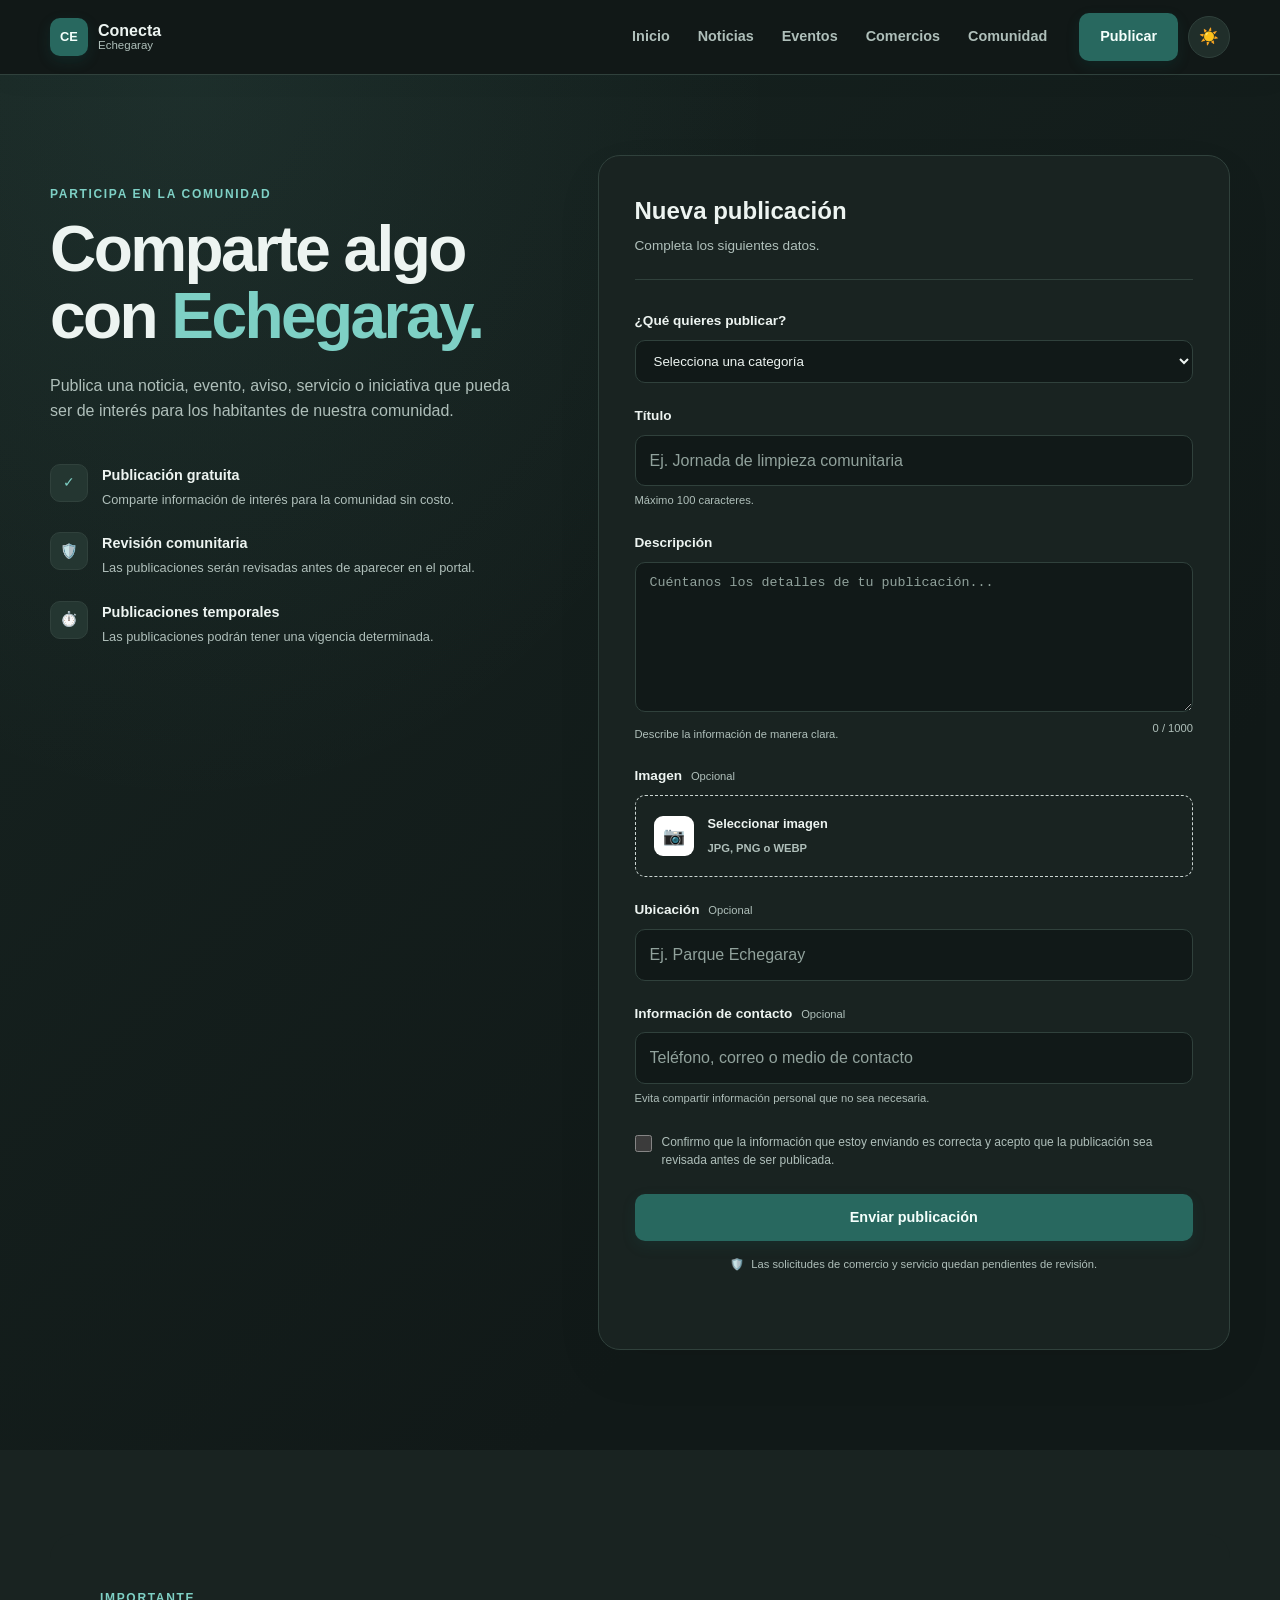
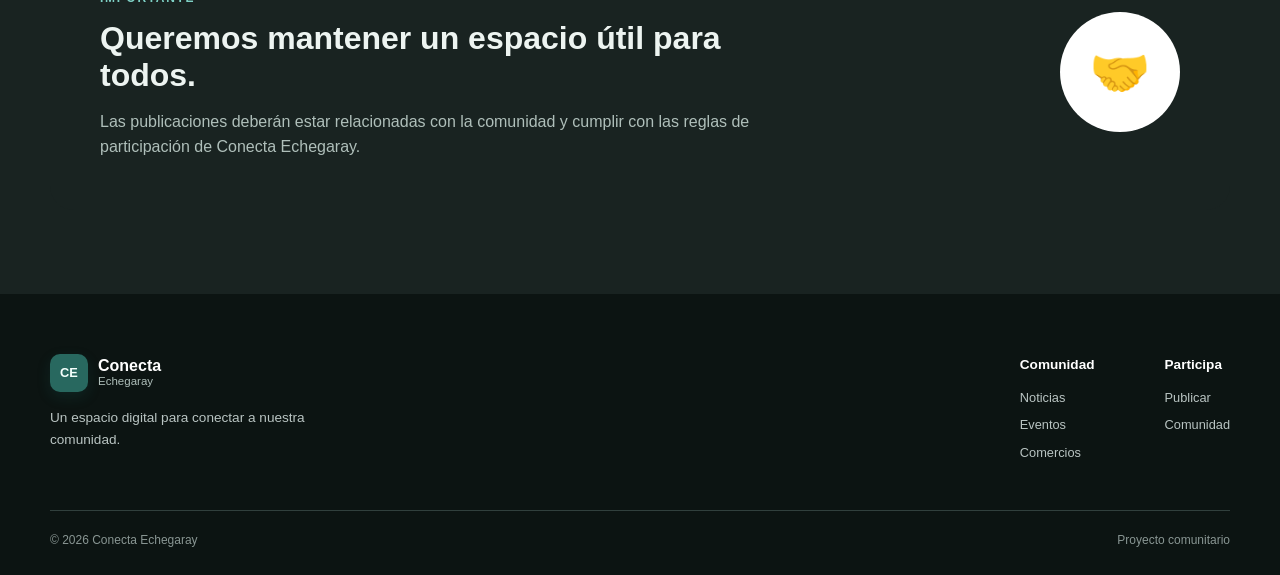
<file: Conecta_Echegaray/publicar.html>
<!DOCTYPE html>
<html lang="es">
<head>
    <!-- Google tag (gtag.js) -->
<script async src="https://www.googletagmanager.com/gtag/js?id=G-KGF7BV8HYL"></script>
<script>
  window.dataLayer = window.dataLayer || [];
  function gtag(){dataLayer.push(arguments);}
  gtag('js', new Date());

  gtag('config', 'G-KGF7BV8HYL');
</script>
    <meta charset="UTF-8">
    <meta name="viewport" content="width=device-width, initial-scale=1.0">

    <title>Publicar | Conecta Echegaray</title>

    <meta
        name="description"
        content="Comparte información con la comunidad de Echegaray"
    >

    <link rel="stylesheet" href="css/styles.css">
</head>

<body>

    <!-- ================= HEADER ================= -->

    <header class="header">

        <div class="container nav">

            <a href="index.html" class="logo">

                <span class="logo-icon">
                    CE
                </span>

                <div>
                    <strong>Conecta</strong>
                    <span>Echegaray</span>
                </div>

            </a>


            <nav class="desktop-menu">

                <a href="index.html">
                    Inicio
                </a>

                <a href="noticias.html">
                    Noticias
                </a>

                <a href="eventos.html">
                    Eventos
                </a>

                <a href="comercios.html">
                    Comercios
                </a>

                <a href="comunidad.html">
                    Comunidad
                </a>

            </nav>


            <div class="nav-actions">

                <a
                    href="publicar.html"
                    class="btn btn-primary"
                >
                    Publicar
                </a>

                <button
                    class="menu-button"
                    id="menuButton"
                    aria-label="Abrir menú"
                >
                    ☰
                </button>

            </div>

        </div>


        <!-- MENÚ MÓVIL -->

        <div class="mobile-menu" id="mobileMenu">

            <a href="index.html">
                Inicio
            </a>

            <a href="noticias.html">
                Noticias
            </a>

            <a href="eventos.html">
                Eventos
            </a>

            <a href="comercios.html">
                Comercios
            </a>

            <a href="comunidad.html">
                Comunidad
            </a>

            <a
                href="publicar.html"
                class="btn btn-primary"
            >
                Publicar algo
            </a>

        </div>

    </header>


    <!-- ================= CONTENIDO ================= -->

    <main>

        <section class="publish-page">

            <div class="container publish-layout">


                <!-- ================= INTRO ================= -->

                <div class="publish-intro">

                    <span class="eyebrow">
                        PARTICIPA EN LA COMUNIDAD
                    </span>

                    <h1>
                        Comparte algo con
                        <span>Echegaray.</span>
                    </h1>

                    <p>
                        Publica una noticia, evento, aviso,
                        servicio o iniciativa que pueda ser
                        de interés para los habitantes de
                        nuestra comunidad.
                    </p>


                    <div class="publish-info">

                        <div class="publish-info-item">

                            <span class="info-icon">
                                ✓
                            </span>

                            <div>

                                <strong>
                                    Publicación gratuita
                                </strong>

                                <p>
                                    Comparte información de interés
                                    para la comunidad sin costo.
                                </p>

                            </div>

                        </div>


                        <div class="publish-info-item">

                            <span class="info-icon">
                                🛡️
                            </span>

                            <div>

                                <strong>
                                    Revisión comunitaria
                                </strong>

                                <p>
                                    Las publicaciones serán revisadas
                                    antes de aparecer en el portal.
                                </p>

                            </div>

                        </div>


                        <div class="publish-info-item">

                            <span class="info-icon">
                                ⏱️
                            </span>

                            <div>

                                <strong>
                                    Publicaciones temporales
                                </strong>

                                <p>
                                    Las publicaciones podrán tener
                                    una vigencia determinada.
                                </p>

                            </div>

                        </div>

                    </div>

                </div>


                <!-- ================= FORMULARIO ================= -->

                <div class="publish-form-card">

                    <div class="form-header">

                        <h2>
                            Nueva publicación
                        </h2>

                        <p>
                            Completa los siguientes datos.
                        </p>

                    </div>


                    <form id="publishForm">


                        <!-- TIPO -->

                        <div class="form-group">

                            <label for="type">
                                ¿Qué quieres publicar?
                            </label>

                            <select
                                id="type"
                                name="type"
                                required
                            >

                                <option value="">
                                    Selecciona una categoría
                                </option>

                                <option value="noticia">
                                    📰 Noticia
                                </option>

                                <option value="evento">
                                    📅 Evento
                                </option>

                                <option value="aviso">
                                    📢 Aviso comunitario
                                </option>

                                <option value="servicio">
                                    🛠️ Servicio
                                </option>

                                <option value="comercio">
                                    🛍️ Comercio
                                </option>

                                <option value="compra-venta">
                                    🔄 Compra / Venta / Intercambio
                                </option>

                                <option value="iniciativa">
                                    💡 Iniciativa comunitaria
                                </option>

                            </select>

                        </div>


                        <!-- TÍTULO -->

                        <div class="form-group">

                            <label for="title">
                                Título
                            </label>

                            <input
                                type="text"
                                id="title"
                                name="title"
                                placeholder="Ej. Jornada de limpieza comunitaria"
                                maxlength="100"
                                required
                            >

                            <span class="field-help">
                                Máximo 100 caracteres.
                            </span>

                        </div>


                        <!-- DATOS DE COMERCIO O SERVICIO -->

                        <div
                            class="business-fields"
                            id="businessFields"
                        >

                            <div class="form-section-heading">

                                <span class="eyebrow">
                                    DIRECTORIO LOCAL
                                </span>

                                <p>
                                    Estos datos aparecerán en la ficha del
                                    comercio una vez que sean revisados.
                                </p>

                            </div>

                            <div class="form-group">

                                <label for="businessName">
                                    Nombre del comercio o servicio
                                </label>

                                <input
                                    type="text"
                                    id="businessName"
                                    name="businessName"
                                    maxlength="100"
                                    placeholder="Ej. Café del Parque"
                                >

                            </div>

                            <div class="form-group">

                                <label for="businessCategory">
                                    Categoría del directorio
                                </label>

                                <select
                                    id="businessCategory"
                                    name="businessCategory"
                                >

                                    <option value="">
                                        Selecciona una categoría
                                    </option>

                                    <option value="alimentos">
                                        Alimentos
                                    </option>

                                    <option value="servicios">
                                        Servicios
                                    </option>

                                    <option value="salud">
                                        Salud y bienestar
                                    </option>

                                    <option value="hogar">
                                        Hogar
                                    </option>

                                    <option value="educacion">
                                        Educación
                                    </option>

                                </select>

                            </div>

                            <div class="form-group">

                                <label for="businessHours">
                                    Horario de atención
                                    <span class="optional">Opcional</span>
                                </label>

                                <input
                                    type="text"
                                    id="businessHours"
                                    name="businessHours"
                                    maxlength="100"
                                    placeholder="Ej. Lun–Sáb, 09:00 a 18:00"
                                >

                            </div>

                        </div>


                        <!-- DESCRIPCIÓN -->

                        <div class="form-group">

                            <label for="description">
                                Descripción
                            </label>

                            <textarea
                                id="description"
                                name="description"
                                rows="7"
                                maxlength="1000"
                                placeholder="Cuéntanos los detalles de tu publicación..."
                                required
                            ></textarea>

                            <div class="textarea-footer">

                                <span class="field-help">
                                    Describe la información de manera clara.
                                </span>

                                <span
                                    class="character-counter"
                                    id="characterCounter"
                                >
                                    0 / 1000
                                </span>

                            </div>

                        </div>


                        <!-- IMAGEN -->

                        <div class="form-group">

                            <label for="image">
                                Imagen
                                <span class="optional">
                                    Opcional
                                </span>
                            </label>

                            <div class="file-upload">

                                <input
                                    type="file"
                                    id="image"
                                    name="image"
                                    accept="image/png, image/jpeg, image/webp"
                                >

                                <label for="image" class="file-label">

                                    <span class="file-icon">
                                        📷
                                    </span>

                                    <span>

                                        <strong>
                                            Seleccionar imagen
                                        </strong>

                                        <small>
                                            JPG, PNG o WEBP
                                        </small>

                                    </span>

                                </label>

                            </div>

                        </div>


                        <!-- UBICACIÓN -->

                        <div class="form-group">

                            <label for="location">
                                Ubicación
                                <span class="optional">
                                    Opcional
                                </span>
                            </label>

                            <input
                                type="text"
                                id="location"
                                name="location"
                                placeholder="Ej. Parque Echegaray"
                                maxlength="150"
                            >

                        </div>


                        <!-- CONTACTO -->

                        <div class="form-group">

                            <label for="contact">
                                Información de contacto
                                <span class="optional">
                                    Opcional
                                </span>
                            </label>

                            <input
                                type="text"
                                id="contact"
                                name="contact"
                                placeholder="Teléfono, correo o medio de contacto"
                                maxlength="150"
                            >

                            <span class="field-help">
                                Evita compartir información personal que no sea necesaria.
                            </span>

                        </div>


                        <!-- FECHA EVENTO -->

                        <div
                            class="event-fields"
                            id="eventFields"
                        >

                            <div class="form-group">

                                <label for="eventDate">
                                    Fecha del evento
                                </label>

                                <input
                                    type="date"
                                    id="eventDate"
                                    name="eventDate"
                                >

                            </div>


                            <div class="form-group">

                                <label for="eventTime">
                                    Hora
                                </label>

                                <input
                                    type="time"
                                    id="eventTime"
                                    name="eventTime"
                                >

                            </div>

                        </div>


                        <!-- CONDICIONES -->

                        <div class="form-check">

                            <input
                                type="checkbox"
                                id="terms"
                                name="terms"
                                required
                            >

                            <label for="terms">

                                Confirmo que la información que estoy
                                enviando es correcta y acepto que la
                                publicación sea revisada antes de ser
                                publicada.

                            </label>

                        </div>


                        <!-- BOTÓN -->

                        <button
                            type="submit"
                            class="btn btn-primary btn-submit"
                        >
                            Enviar publicación
                        </button>


                        <p class="form-note">

                            <span>🛡️</span>

                            Las solicitudes de comercio y servicio quedan
                            pendientes de revisión.
                        
                        </p>

                        <p
                            id="formMessage"
                            class="form-message"
                            aria-live="polite"
                        ></p>

                    </form>

                </div>

            </div>

        </section>


        <!-- ================= AVISO ================= -->

        <section class="section section-light">

            <div class="container">

                <div class="community-box">

                    <div>

                        <span class="eyebrow">
                            IMPORTANTE
                        </span>

                        <h2>
                            Queremos mantener un espacio útil para todos.
                        </h2>

                        <p>
                            Las publicaciones deberán estar relacionadas
                            con la comunidad y cumplir con las reglas de
                            participación de Conecta Echegaray.
                        </p>

                    </div>

                    <div class="community-icon">
                        🤝
                    </div>

                </div>

            </div>

        </section>

    </main>


    <!-- ================= FOOTER ================= -->

    <footer class="footer">

        <div class="container footer-content">


            <div class="footer-brand">

                <a
                    href="index.html"
                    class="logo"
                >

                    <span class="logo-icon">
                        CE
                    </span>

                    <div>

                        <strong>
                            Conecta
                        </strong>

                        <span>
                            Echegaray
                        </span>

                    </div>

                </a>


                <p>
                    Un espacio digital para conectar
                    a nuestra comunidad.
                </p>

            </div>


            <div class="footer-links">

                <div>

                    <h4>
                        Comunidad
                    </h4>

                    <a href="noticias.html">
                        Noticias
                    </a>

                    <a href="eventos.html">
                        Eventos
                    </a>

                    <a href="comercios.html">
                        Comercios
                    </a>

                </div>


                <div>

                    <h4>
                        Participa
                    </h4>

                    <a href="publicar.html">
                        Publicar
                    </a>

                    <a href="comunidad.html">
                        Comunidad
                    </a>

                </div>

            </div>

        </div>


        <div class="container footer-bottom">

            <span>
                © 2026 Conecta Echegaray
            </span>

            <span>
                Proyecto comunitario
            </span>

        </div>

    </footer>


    <script src="js/app.js"></script>

</body>
</html>
</file>
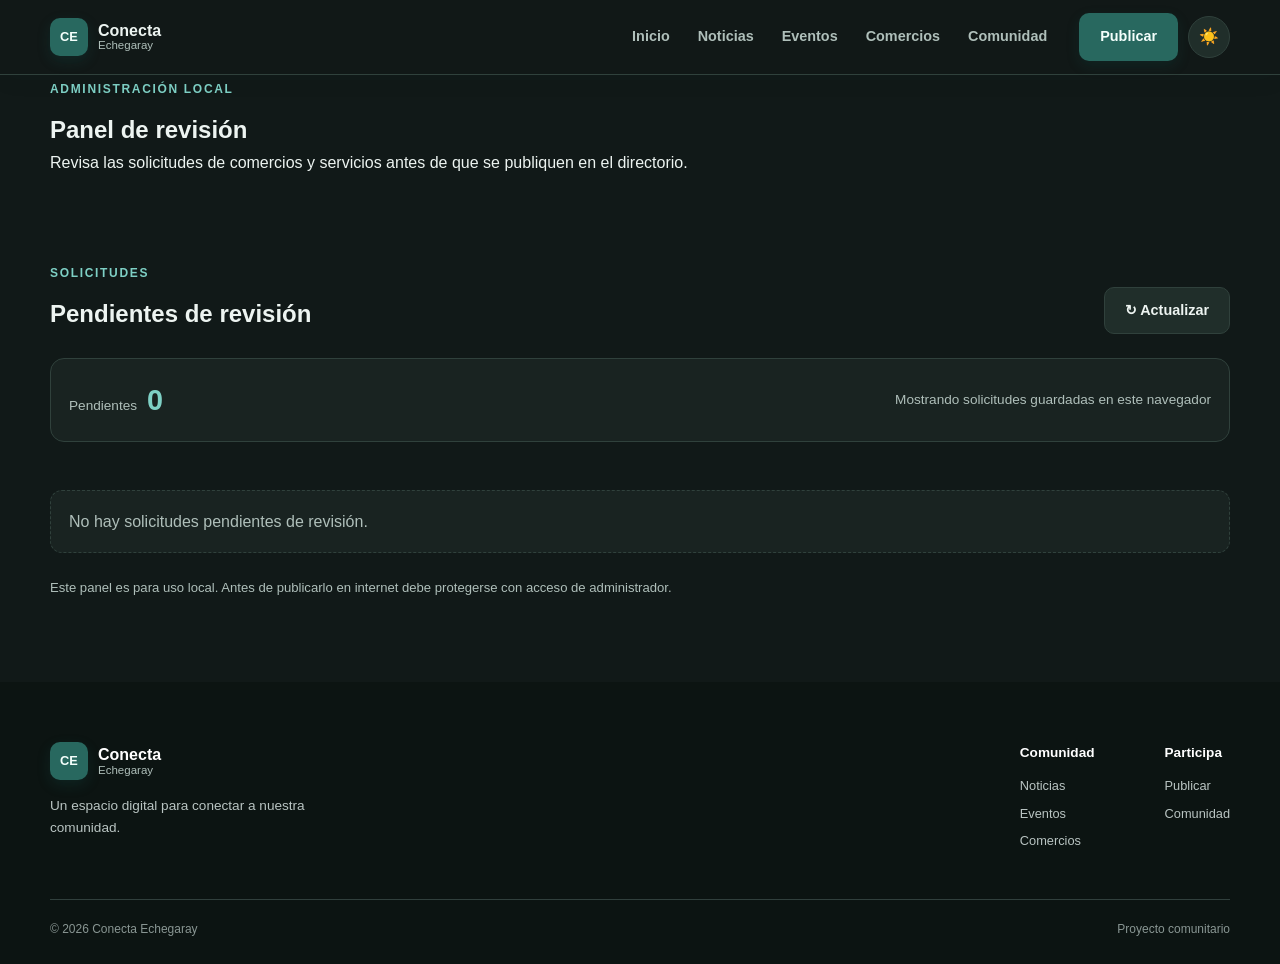
<file: Conecta_Echegaray/revision.html>
<!DOCTYPE html>
<html lang="es">

<head>
    <!-- Google tag (gtag.js) -->
<script async src="https://www.googletagmanager.com/gtag/js?id=G-KGF7BV8HYL"></script>
<script>
  window.dataLayer = window.dataLayer || [];
  function gtag(){dataLayer.push(arguments);}
  gtag('js', new Date());

  gtag('config', 'G-KGF7BV8HYL');
</script>

    <meta charset="UTF-8">

    <meta
        name="viewport"
        content="width=device-width, initial-scale=1.0"
    >

    <title>Panel de revisión | Conecta Echegaray</title>

    <meta
        name="description"
        content="Panel local para revisar solicitudes de comercio y servicio."
    >

    <link rel="stylesheet" href="css/styles.css">

</head>

<body>

    <header class="header">

        <div class="container nav">

            <a href="index.html" class="logo">
                <span class="logo-icon">CE</span>
                <div>
                    <strong>Conecta</strong>
                    <span>Echegaray</span>
                </div>
            </a>

            <nav class="desktop-menu">
                <a href="index.html">Inicio</a>
                <a href="noticias.html">Noticias</a>
                <a href="eventos.html">Eventos</a>
                <a href="comercios.html">Comercios</a>
                <a href="comunidad.html">Comunidad</a>
            </nav>

            <div class="nav-actions">

                <a href="publicar.html" class="btn btn-primary">
                    Publicar
                </a>

                <button
                    class="menu-button"
                    id="menuButton"
                    aria-label="Abrir menú"
                    aria-expanded="false"
                >
                    ☰
                </button>

            </div>

        </div>

        <div class="mobile-menu" id="mobileMenu">
            <a href="index.html">Inicio</a>
            <a href="noticias.html">Noticias</a>
            <a href="eventos.html">Eventos</a>
            <a href="comercios.html">Comercios</a>
            <a href="comunidad.html">Comunidad</a>
            <a href="publicar.html" class="btn btn-primary">Publicar algo</a>
        </div>

    </header>

    <main>

        <section class="page-hero review-hero">

            <div class="container">
                <span class="eyebrow">ADMINISTRACIÓN LOCAL</span>
                <h1>Panel de revisión</h1>
                <p>
                    Revisa las solicitudes de comercios y servicios antes
                    de que se publiquen en el directorio.
                </p>
            </div>

        </section>

        <section class="section">

            <div class="container">

                <div class="review-header">

                    <div>
                        <span class="eyebrow">SOLICITUDES</span>
                        <h2>Pendientes de revisión</h2>
                    </div>

                    <button
                        class="btn btn-secondary"
                        id="refreshReviews"
                    >
                        ↻ Actualizar
                    </button>

                </div>

                <div class="review-summary">

                    <div class="review-stat">
                        <span>Pendientes</span>
                        <strong id="pendingCount">0</strong>
                    </div>

                    <p id="reviewSource" aria-live="polite">
                        Cargando solicitudes…
                    </p>

                </div>

                <div id="reviewList" class="review-list"></div>

                <p id="reviewEmpty" class="directory-empty" hidden>
                    No hay solicitudes pendientes de revisión.
                </p>

                <p class="review-warning">
                    Este panel es para uso local. Antes de publicarlo en
                    internet debe protegerse con acceso de administrador.
                </p>

            </div>

        </section>

    </main>

    <footer class="footer">

        <div class="container footer-content">

            <div class="footer-brand">

                <a href="index.html" class="logo">
                    <span class="logo-icon">CE</span>
                    <div>
                        <strong>Conecta</strong>
                        <span>Echegaray</span>
                    </div>
                </a>

                <p>Un espacio digital para conectar a nuestra comunidad.</p>

            </div>

            <div class="footer-links">

                <div>
                    <h4>Comunidad</h4>
                    <a href="noticias.html">Noticias</a>
                    <a href="eventos.html">Eventos</a>
                    <a href="comercios.html">Comercios</a>
                </div>

                <div>
                    <h4>Participa</h4>
                    <a href="publicar.html">Publicar</a>
                    <a href="comunidad.html">Comunidad</a>
                </div>

            </div>

        </div>

        <div class="container footer-bottom">
            <span>© 2026 Conecta Echegaray</span>
            <span>Proyecto comunitario</span>
        </div>

    </footer>

    <script src="js/app.js"></script>

</body>
</html>
</file>
<file: Conecta_Echegaray/css/styles.css>
/* ==================================================
   CONECTA ECHEGARAY
   ESTILOS PRINCIPALES
================================================== */

:root {
    --primary: #1f5f5b;
    --primary-dark: #174a47;
    --accent: #d8a94a;

    --background: #ffffff;
    --background-light: #f5f7f6;

    --text: #1e2928;
    --text-light: #66716f;

    --border: #e3e8e6;

    --radius: 16px;
    --container: 1180px;
}


/* ==================================================
   RESET
================================================== */

* {
    margin: 0;
    padding: 0;
    box-sizing: border-box;
}

html {
    scroll-behavior: smooth;
}

body {
    font-family:
        Inter,
        -apple-system,
        BlinkMacSystemFont,
        "Segoe UI",
        sans-serif;

    background: var(--background);
    color: var(--text);
    line-height: 1.6;
}

a {
    color: inherit;
    text-decoration: none;
}

button,
input {
    font: inherit;
}


/* ==================================================
   UTILIDADES
================================================== */

.container {
    width: min(
        calc(100% - 40px),
        var(--container)
    );

    margin: 0 auto;
}

.eyebrow {
    display: inline-block;

    margin-bottom: 12px;

    color: var(--primary);

    font-size: 0.75rem;
    font-weight: 700;

    letter-spacing: 0.12em;
}

.text-link {
    color: var(--primary);

    font-size: 0.9rem;
    font-weight: 700;
}

.text-link:hover {
    text-decoration: underline;
}


/* ==================================================
   BOTONES
================================================== */

.btn {
    display: inline-flex;

    align-items: center;
    justify-content: center;

    padding: 11px 20px;

    border-radius: 10px;

    font-size: 0.9rem;
    font-weight: 700;

    transition:
        transform 0.2s ease,
        opacity 0.2s ease;
}

.btn:hover {
    transform: translateY(-2px);
}

.btn-primary {
    background: var(--primary);
    color: white;
}

.btn-primary:hover {
    background: var(--primary-dark);
}

.btn-secondary {
    background: white;
    border: 1px solid var(--border);
}

.btn-white {
    background: white;
    color: var(--primary);
}

.btn-large {
    padding: 14px 24px;
}


/* ==================================================
   HEADER
================================================== */

.header {
    position: sticky;

    top: 0;

    z-index: 1000;

    background: rgba(255, 255, 255, 0.96);

    border-bottom: 1px solid var(--border);

    backdrop-filter: blur(10px);
}

.nav {
    height: 74px;

    display: flex;

    align-items: center;
    justify-content: space-between;
}

.logo {
    display: flex;

    align-items: center;

    gap: 10px;
}

.logo-icon {
    width: 38px;
    height: 38px;

    display: grid;

    place-items: center;

    background: var(--primary);

    color: white;

    border-radius: 10px;

    font-size: 0.8rem;
    font-weight: 800;
}

.logo strong,
.logo div span {
    display: block;

    line-height: 1.05;
}

.logo strong {
    font-size: 1rem;
}

.logo div span {
    color: var(--text-light);

    font-size: 0.72rem;
}


.desktop-menu {
    display: flex;

    gap: 28px;

    margin-left: auto;
    margin-right: 32px;
}

.desktop-menu a {
    color: var(--text-light);

    font-size: 0.9rem;
    font-weight: 600;

    transition: color 0.2s ease;
}

.desktop-menu a:hover {
    color: var(--primary);
}


.nav-actions {
    display: flex;

    align-items: center;

    gap: 10px;
}

.search-button,
.menu-button {
    border: 0;

    background: transparent;

    cursor: pointer;

    font-size: 1.1rem;
}

.menu-button {
    display: none;
}


/* ==================================================
   SEARCH
================================================== */

.search-box {
    display: none;

    padding: 14px 0;

    background: var(--background-light);

    border-top: 1px solid var(--border);
}

.search-box.active {
    display: block;
}

.search-box input {
    width: 100%;

    padding: 13px 16px;

    border: 1px solid var(--border);

    border-radius: 10px;

    outline: none;

    background: white;
}

.search-box input:focus {
    border-color: var(--primary);
}


/* ==================================================
   MOBILE MENU
================================================== */

.mobile-menu {
    display: none;

    padding: 20px;

    background: white;

    border-top: 1px solid var(--border);
}

.mobile-menu.active {
    display: flex;

    flex-direction: column;

    gap: 16px;
}

.mobile-menu a {
    font-weight: 600;
}


/* ==================================================
   HERO
================================================== */

.hero {
    padding: 90px 0;

    background:
        linear-gradient(
            135deg,
            #f2f7f5,
            #ffffff
        );
}

.hero-content {
    display: grid;

    grid-template-columns:
        minmax(0, 1.5fr)
        minmax(300px, 0.8fr);

    align-items: center;

    gap: 70px;
}

.hero-text h1 {
    max-width: 700px;

    margin-bottom: 22px;

    font-size: clamp(
        2.5rem,
        5vw,
        4.5rem
    );

    line-height: 1.03;

    letter-spacing: -0.04em;
}

.hero-text h1 span {
    color: var(--primary);
}

.hero-text p {
    max-width: 650px;

    margin-bottom: 30px;

    color: var(--text-light);

    font-size: 1.05rem;
}

.hero-actions {
    display: flex;

    flex-wrap: wrap;

    gap: 12px;
}


/* ==================================================
   HERO CARD
================================================== */

.hero-card {
    padding: 26px;

    background: white;

    border: 1px solid var(--border);

    border-radius: 22px;

    box-shadow:
        0 20px 50px
        rgba(0, 0, 0, 0.07);
}

.hero-card-header {
    display: flex;

    align-items: center;

    gap: 8px;

    padding-bottom: 20px;

    border-bottom: 1px solid var(--border);

    font-weight: 700;
}

.hero-card-body {
    display: grid;

    gap: 20px;

    padding-top: 22px;
}

.hero-stat strong {
    display: block;

    margin-bottom: 2px;

    font-size: 1.05rem;
}

.hero-stat span {
    color: var(--text-light);

    font-size: 0.85rem;
}


/* ==================================================
   SECCIONES
================================================== */

.section {
    padding: 90px 0;
}

.section-light {
    background: var(--background-light);
}

.section-heading {
    display: flex;

    align-items: end;
    justify-content: space-between;

    gap: 30px;

    margin-bottom: 38px;
}

.section-heading h2 {
    font-size: clamp(
        1.8rem,
        3vw,
        2.5rem
    );

    line-height: 1.1;
}

.section-heading > p {
    max-width: 400px;

    color: var(--text-light);

    font-size: 0.95rem;
}


/* ==================================================
   CATEGORÍAS
================================================== */

.categories {
    padding: 70px 0;

    border-bottom: 1px solid var(--border);
}

.category-grid {
    display: grid;

    grid-template-columns:
        repeat(4, 1fr);

    gap: 16px;
}

.category-card {
    display: flex;

    align-items: center;

    gap: 15px;

    padding: 22px;

    border: 1px solid var(--border);

    border-radius: var(--radius);

    background: white;

    transition:
        transform 0.2s ease,
        box-shadow 0.2s ease;
}

.category-card:hover {
    transform: translateY(-4px);

    box-shadow:
        0 12px 30px
        rgba(0, 0, 0, 0.06);
}

.category-icon {
    width: 48px;
    height: 48px;

    flex-shrink: 0;

    display: grid;

    place-items: center;

    background: var(--background-light);

    border-radius: 12px;

    font-size: 1.3rem;
}

.category-card h3 {
    margin-bottom: 2px;

    font-size: 0.95rem;
}

.category-card p {
    color: var(--text-light);

    font-size: 0.78rem;
}


/* ==================================================
   NOTICIAS
================================================== */

.news-grid {
    display: grid;

    grid-template-columns:
        repeat(3, 1fr);

    gap: 22px;
}

.news-card {
    overflow: hidden;

    background: white;

    border: 1px solid var(--border);

    border-radius: var(--radius);
}

.news-image {
    height: 190px;

    display: grid;

    place-items: center;
}

.placeholder {
    background:
        linear-gradient(
            135deg,
            #e8efed,
            #f7f9f8
        );

    font-size: 2rem;
}

.news-content {
    padding: 22px;
}

.tag {
    display: inline-block;

    margin-bottom: 10px;

    color: var(--primary);

    font-size: 0.7rem;

    font-weight: 700;

    text-transform: uppercase;

    letter-spacing: 0.08em;
}

.news-content h3 {
    margin-bottom: 10px;

    font-size: 1.05rem;

    line-height: 1.3;
}

.news-content p {
    margin-bottom: 20px;

    color: var(--text-light);

    font-size: 0.85rem;
}

.news-meta {
    display: flex;

    justify-content: space-between;

    color: var(--text-light);

    font-size: 0.75rem;
}


/* ==================================================
   EVENTOS
================================================== */

.events-list {
    display: grid;

    gap: 14px;
}

.event-card {
    display: grid;

    grid-template-columns:
        90px 1fr 40px;

    align-items: center;

    gap: 24px;

    padding: 22px;

    background: white;

    border: 1px solid var(--border);

    border-radius: var(--radius);
}

.event-date {
    text-align: center;

    padding: 12px;

    background: var(--background-light);

    border-radius: 12px;
}

.event-date span {
    display: block;

    color: var(--text-light);

    font-size: 0.7rem;
}

.event-date strong {
    color: var(--primary);

    font-size: 0.85rem;
}

.event-info h3 {
    margin-bottom: 5px;

    font-size: 1rem;
}

.event-info p {
    color: var(--text-light);

    font-size: 0.85rem;
}

.event-arrow {
    color: var(--primary);

    font-size: 1.4rem;
}


/* ==================================================
   COMERCIOS
================================================== */

.business-grid {
    display: grid;

    grid-template-columns:
        repeat(2, 1fr);

    gap: 20px;
}

.business-card {
    display: flex;

    gap: 20px;

    padding: 26px;

    border: 1px solid var(--border);

    border-radius: var(--radius);

    transition:
        transform 0.2s ease,
        box-shadow 0.2s ease,
        border-color 0.2s ease;
}

.business-card:hover {
    transform: translateY(-3px);

    border-color: var(--primary);

    box-shadow: 0 12px 24px rgba(31, 95, 91, 0.1);
}

.business-icon {
    width: 58px;
    height: 58px;

    flex-shrink: 0;

    display: grid;

    place-items: center;

    background: var(--background-light);

    border-radius: 14px;

    font-size: 1.5rem;
}

.business-card h3 {
    margin-bottom: 6px;

    font-size: 1.1rem;
}

.business-card p {
    color: var(--text-light);

    font-size: 0.85rem;
}

.business-card small {
    display: block;

    margin-top: 10px;

    color: var(--text-light);
}

.directory-empty,
.directory-note {
    margin-top: 24px;

    color: var(--text-light);
}

.directory-empty {
    padding: 18px;

    border: 1px dashed var(--border);

    border-radius: 12px;
}

.business-services {
    display: flex;

    flex-wrap: wrap;

    gap: 10px;

    margin: 0 0 30px;

    list-style: none;
}

.business-services li {
    padding: 7px 11px;

    background: var(--background-light);

    border-radius: 999px;

    color: var(--primary);

    font-size: 0.85rem;

    font-weight: 700;
}


/* ==================================================
   PUBLICAR
================================================== */

.publish-section {
    padding: 70px 0;

    background: var(--primary);

    color: white;
}

.publish-content {
    display: flex;

    align-items: center;
    justify-content: space-between;

    gap: 40px;
}

.publish-section .eyebrow {
    color: #dce9e7;
}

.publish-section h2 {
    margin-bottom: 12px;

    font-size: clamp(
        1.8rem,
        3vw,
        2.7rem
    );

    line-height: 1.1;
}

.publish-section p {
    max-width: 650px;

    color: #dce9e7;
}


/* ==================================================
   COMUNIDAD
================================================== */

.community-box {
    display: flex;

    align-items: center;
    justify-content: space-between;

    gap: 40px;

    padding: 50px;

    background: var(--background-light);

    border-radius: 24px;
}

.community-box h2 {
    max-width: 650px;

    margin-bottom: 15px;

    font-size: 2rem;

    line-height: 1.15;
}

.community-box p {
    max-width: 650px;

    color: var(--text-light);
}

.community-icon {
    width: 120px;
    height: 120px;

    flex-shrink: 0;

    display: grid;

    place-items: center;

    background: white;

    border-radius: 50%;

    font-size: 3rem;
}


/* ==================================================
   FOOTER
================================================== */

.footer {
    padding: 60px 0 25px;

    background: #172220;

    color: white;
}

.footer-content {
    display: flex;

    justify-content: space-between;

    gap: 50px;

    padding-bottom: 40px;
}

.footer-brand p {
    max-width: 280px;

    margin-top: 15px;

    color: #b9c4c2;

    font-size: 0.85rem;
}

.footer-links {
    display: flex;

    gap: 70px;
}

.footer-links h4 {
    margin-bottom: 12px;

    font-size: 0.85rem;
}

.footer-links a {
    display: block;

    margin-bottom: 7px;

    color: #b9c4c2;

    font-size: 0.8rem;
}

.footer-bottom {
    display: flex;

    justify-content: space-between;

    padding-top: 20px;

    border-top: 1px solid #31403d;

    color: #899693;

    font-size: 0.75rem;
}


/* ==================================================
   RESPONSIVE
================================================== */

@media (max-width: 900px) {

    .desktop-menu {
        display: none;
    }

    .menu-button {
        display: block;
    }

    .hero-content {
        grid-template-columns: 1fr;
    }

    .hero-card {
        max-width: 500px;
    }

    .category-grid {
        grid-template-columns:
            repeat(2, 1fr);
    }

    .news-grid {
        grid-template-columns: 1fr;
    }

    .business-grid {
        grid-template-columns: 1fr;
    }

    .publish-content {
        align-items: flex-start;

        flex-direction: column;
    }

}


@media (max-width: 600px) {

    .container {
        width: min(
            calc(100% - 28px),
            var(--container)
        );
    }

    .nav {
        height: 66px;
    }

    .nav-actions .btn {
        display: none;
    }

    .hero {
        padding: 65px 0;
    }

    .hero-text h1 {
        font-size: 2.7rem;
    }

    .hero-text p {
        font-size: 0.95rem;
    }

    .hero-actions {
        flex-direction: column;
    }

    .hero-actions .btn {
        width: 100%;
    }

    .section {
        padding: 65px 0;
    }

    .section-heading {
        align-items: flex-start;

        flex-direction: column;

        gap: 12px;
    }

    .category-grid {
        grid-template-columns: 1fr;
    }

    .event-card {
        grid-template-columns:
            70px 1fr;
    }

    .event-arrow {
        display: none;
    }

    .community-box {
        align-items: flex-start;

        flex-direction: column;

        padding: 30px;
    }

    .community-icon {
        width: 90px;
        height: 90px;
    }

    .footer-content {
        flex-direction: column;
    }

    .footer-links {
        gap: 40px;
    }

    .footer-bottom {
        flex-direction: column;

        gap: 6px;
    }



}



/* ==================================================
   PÁGINA PUBLICAR
================================================== */

.publish-page {
    padding: 80px 0 100px;

    background:
        linear-gradient(
            135deg,
            #f5f8f7,
            #ffffff
        );
}

.publish-layout {
    display: grid;

    grid-template-columns:
        minmax(0, 0.85fr)
        minmax(400px, 1.15fr);

    align-items: start;

    gap: 80px;
}


/* ==================================================
   INTRO PUBLICAR
================================================== */

.publish-intro {
    padding-top: 25px;
}

.publish-intro h1 {
    max-width: 600px;

    margin-bottom: 22px;

    font-size: clamp(
        2.4rem,
        5vw,
        4rem
    );

    line-height: 1.05;

    letter-spacing: -0.04em;
}

.publish-intro h1 span {
    color: var(--primary);
}

.publish-intro > p {
    max-width: 560px;

    margin-bottom: 40px;

    color: var(--text-light);

    font-size: 1rem;
}


/* ==================================================
   INFORMACIÓN
================================================== */

.publish-info {
    display: grid;

    gap: 22px;
}

.publish-info-item {
    display: flex;

    align-items: flex-start;

    gap: 14px;
}

.info-icon {
    width: 38px;
    height: 38px;

    flex-shrink: 0;

    display: grid;

    place-items: center;

    background: white;

    border: 1px solid var(--border);

    border-radius: 10px;

    color: var(--primary);

    font-size: 0.9rem;
}

.publish-info-item strong {
    display: block;

    margin-bottom: 3px;

    font-size: 0.9rem;
}

.publish-info-item p {
    max-width: 400px;

    color: var(--text-light);

    font-size: 0.8rem;
}


/* ==================================================
   FORMULARIO
================================================== */

.publish-form-card {
    padding: 36px;

    background: white;

    border: 1px solid var(--border);

    border-radius: 22px;

    box-shadow:
        0 20px 50px
        rgba(0, 0, 0, 0.06);
}

.form-header {
    margin-bottom: 30px;

    padding-bottom: 22px;

    border-bottom: 1px solid var(--border);
}

.form-header h2 {
    margin-bottom: 5px;

    font-size: 1.5rem;
}

.form-header p {
    color: var(--text-light);

    font-size: 0.85rem;
}


/* ==================================================
   CAMPOS
================================================== */

.form-group {
    margin-bottom: 22px;
}

.form-group label {
    display: block;

    margin-bottom: 8px;

    font-size: 0.85rem;

    font-weight: 700;
}

.form-group input,
.form-group select,
.form-group textarea {
    width: 100%;

    padding: 12px 14px;

    background: white;

    border: 1px solid var(--border);

    border-radius: 10px;

    color: var(--text);

    outline: none;

    transition:
        border-color 0.2s ease,
        box-shadow 0.2s ease;
}

.form-group input:focus,
.form-group select:focus,
.form-group textarea:focus {
    border-color: var(--primary);

    box-shadow:
        0 0 0 3px
        rgba(31, 95, 91, 0.08);
}

.form-group textarea {
    resize: vertical;

    min-height: 150px;
}

.field-help {
    display: block;

    margin-top: 6px;

    color: var(--text-light);

    font-size: 0.7rem;
}

.optional {
    margin-left: 5px;

    color: var(--text-light);

    font-size: 0.7rem;

    font-weight: 400;
}


/* ==================================================
   CONTADOR
================================================== */

.textarea-footer {
    display: flex;

    justify-content: space-between;

    gap: 10px;
}

.character-counter {
    color: var(--text-light);

    font-size: 0.7rem;
}


/* ==================================================
   ARCHIVO
================================================== */

.file-upload input {
    display: none;
}

/* Imágenes opcionales cargadas desde publicaciones aprobadas. */
.news-list-image img,
.news-image img,
.article-image-placeholder img {
    width: 100%;
    height: 100%;
    object-fit: cover;
    display: block;
}

.file-label {
    display: flex !important;

    align-items: center;

    gap: 14px;

    padding: 18px;

    background: var(--background-light);

    border: 1px dashed #cbd5d2;

    border-radius: 10px;

    cursor: pointer;

    transition:
        background 0.2s ease,
        border-color 0.2s ease;
}

.file-label:hover {
    background: #edf2f0;

    border-color: var(--primary);
}

.file-icon {
    width: 40px;
    height: 40px;

    display: grid;

    place-items: center;

    background: white;

    border-radius: 9px;

    font-size: 1.1rem;
}

.file-label strong {
    display: block;

    margin-bottom: 2px;

    font-size: 0.8rem;
}

.file-label small {
    color: var(--text-light);

    font-size: 0.7rem;
}


/* ==================================================
   EVENTOS
================================================== */

.event-fields {
    display: none;

    grid-template-columns:
        1fr 1fr;

    gap: 14px;
}

.event-fields.active {
    display: grid;
}

.business-fields {
    display: none;

    margin-bottom: 22px;

    padding: 20px;

    background: var(--background-light);

    border: 1px solid var(--border);

    border-radius: 14px;
}

.business-fields.active {
    display: block;
}

.form-section-heading {
    margin-bottom: 18px;
}

.form-section-heading .eyebrow {
    margin-bottom: 4px;
}

.form-section-heading p {
    color: var(--text-light);

    font-size: 0.8rem;
}

.business-fields .form-group:last-child {
    margin-bottom: 0;
}

.form-message {
    min-height: 1.5em;
    margin-top: 16px;
    font-weight: 700;
}

.form-success {
    color: var(--primary);
}

.form-error {
    color: #b42318;
}


/* ==================================================
   PANEL DE REVISIÓN
================================================== */

.review-header {
    display: flex;

    align-items: end;
    justify-content: space-between;

    gap: 20px;

    margin-bottom: 24px;
}

.review-summary {
    display: flex;

    align-items: center;
    justify-content: space-between;

    gap: 18px;

    margin-bottom: 24px;

    padding: 18px;

    background: var(--background-light);

    border: 1px solid var(--border);

    border-radius: 14px;
}

.review-stat {
    display: flex;

    align-items: baseline;

    gap: 10px;
}

.review-stat span,
#reviewSource {
    color: var(--text-light);

    font-size: 0.85rem;
}

.review-stat strong {
    color: var(--primary);

    font-size: 1.8rem;
}

.review-list {
    display: grid;

    gap: 18px;
}

.review-card {
    padding: 24px;

    border: 1px solid var(--border);

    border-radius: var(--radius);
}

.review-card-header,
.review-card-footer {
    display: flex;

    align-items: flex-start;
    justify-content: space-between;

    gap: 18px;
}

.review-card h3 {
    margin: 8px 0 4px;
}

.review-card p {
    color: var(--text-light);
}

.review-card-details {
    display: grid;

    grid-template-columns: repeat(3, minmax(0, 1fr));

    gap: 12px;

    margin: 20px 0;
}

.review-card-details div {
    padding: 12px;

    background: var(--background-light);

    border-radius: 10px;
}

.review-card-details strong,
.review-card-details span {
    display: block;
}

.review-card-details strong {
    margin-bottom: 3px;

    font-size: 0.75rem;
}

.review-card-details span {
    color: var(--text-light);

    font-size: 0.82rem;
}

.review-actions {
    display: flex;

    flex-wrap: wrap;

    gap: 10px;
}

.btn-danger {
    border: 1px solid #f0b8b2;

    background: #fff5f4;

    color: #b42318;
}

.review-warning {
    margin-top: 24px;

    color: var(--text-light);

    font-size: 0.82rem;
}


/* ==================================================
   CHECKBOX
================================================== */

.form-check {
    display: flex;

    align-items: flex-start;

    gap: 10px;

    margin: 25px 0;
}

.form-check input {
    width: 17px;
    height: 17px;

    flex-shrink: 0;

    margin-top: 2px;

    accent-color: var(--primary);
}

.form-check label {
    color: var(--text-light);

    font-size: 0.75rem;

    line-height: 1.5;
}


/* ==================================================
   BOTÓN FORMULARIO
================================================== */

.btn-submit {
    width: 100%;

    border: 0;

    cursor: pointer;
}


/* ==================================================
   NOTA
================================================== */

.form-note {
    display: flex;

    align-items: flex-start;

    gap: 7px;

    margin-top: 15px;

    color: var(--text-light);

    font-size: 0.7rem;

    line-height: 1.5;

    text-align: center;

    justify-content: center;
}


/* ==================================================
   RESPONSIVE
================================================== */

@media (max-width: 900px) {

    .publish-layout {
        grid-template-columns: 1fr;

        gap: 50px;
    }

    .publish-intro {
        padding-top: 0;
    }

    .publish-form-card {
        max-width: 700px;
    }

}


@media (max-width: 600px) {

    .publish-page {
        padding: 55px 0 70px;
    }

    .publish-intro h1 {
        font-size: 2.6rem;
    }

    .publish-form-card {
        padding: 24px 20px;

        border-radius: 16px;
    }

    .event-fields {
        grid-template-columns: 1fr;
    }

}

/* ==================================================
   PÁGINA DE NOTICIAS
================================================== */

.news-page-hero {
    padding: 75px 0 65px;

    background:
        linear-gradient(
            135deg,
            #f2f7f5,
            #ffffff
        );

    border-bottom: 1px solid var(--border);
}

.news-page-hero h1 {
    margin-bottom: 18px;

    font-size: clamp(
        2.6rem,
        5vw,
        4.2rem
    );

    line-height: 1.05;

    letter-spacing: -0.04em;
}

.news-page-hero h1 span {
    color: var(--primary);
}

.news-page-hero p {
    max-width: 620px;

    color: var(--text-light);

    font-size: 1rem;
}


/* ==================================================
   LAYOUT
================================================== */

.news-page-content {
    padding: 65px 0 100px;
}

.news-page-layout {
    display: grid;

    grid-template-columns:
        minmax(0, 1fr)
        310px;

    gap: 45px;

    align-items: start;
}


/* ==================================================
   BUSCADOR
================================================== */

.news-search {
    margin-bottom: 20px;
}

.news-search-input {
    display: flex;

    align-items: center;

    gap: 10px;

    padding: 12px 16px;

    background: white;

    border: 1px solid var(--border);

    border-radius: 10px;
}

.news-search-input span {
    font-size: 0.9rem;
}

.news-search-input input {
    width: 100%;

    border: 0;

    outline: none;

    background: transparent;

    color: var(--text);
}


/* ==================================================
   FILTROS
================================================== */

.news-filters {
    display: flex;

    flex-wrap: wrap;

    gap: 8px;

    margin-bottom: 28px;
}

.filter-btn {
    padding: 8px 14px;

    background: white;

    border: 1px solid var(--border);

    border-radius: 20px;

    color: var(--text-light);

    font-size: 0.75rem;

    font-weight: 600;

    cursor: pointer;

    transition:
        background 0.2s ease,
        color 0.2s ease,
        border-color 0.2s ease;
}

.filter-btn:hover {
    border-color: var(--primary);

    color: var(--primary);
}

.filter-btn.active {
    background: var(--primary);

    border-color: var(--primary);

    color: white;
}


/* ==================================================
   LISTA
================================================== */

.news-results {
    display: grid;

    gap: 18px;
}

.news-list-card {
    display: grid;

    grid-template-columns:
        220px 1fr;

    overflow: hidden;

    background: white;

    border: 1px solid var(--border);

    border-radius: var(--radius);

    transition:
        transform 0.2s ease,
        box-shadow 0.2s ease;
}

.news-list-card:hover {
    transform: translateY(-3px);

    box-shadow:
        0 12px 30px
        rgba(0, 0, 0, 0.06);
}

.news-list-image {
    min-height: 230px;

    display: grid;

    place-items: center;
}

.news-list-image span {
    font-size: 2.5rem;
}

.news-list-content {
    display: flex;

    flex-direction: column;

    justify-content: center;

    padding: 25px;
}

.news-list-top {
    display: flex;

    justify-content: space-between;

    align-items: center;

    gap: 10px;

    margin-bottom: 5px;
}

.news-date {
    color: var(--text-light);

    font-size: 0.7rem;
}

.news-list-content h2 {
    margin-bottom: 9px;

    font-size: 1.25rem;

    line-height: 1.25;
}

.news-list-content > p {
    margin-bottom: 20px;

    color: var(--text-light);

    font-size: 0.85rem;
}

.news-list-footer {
    display: flex;

    justify-content: space-between;

    align-items: center;

    gap: 15px;

    margin-top: auto;

    padding-top: 10px;

    color: var(--text-light);

    font-size: 0.72rem;
}

.news-list-footer a {
    color: var(--primary);

    font-weight: 700;
}

.news-list-footer a:hover {
    text-decoration: underline;
}


/* ==================================================
   SIN RESULTADOS
================================================== */

.no-results {
    display: none;

    padding: 60px 20px;

    text-align: center;
}

.no-results.visible {
    display: block;
}

.no-results > span {
    display: block;

    margin-bottom: 12px;

    font-size: 2rem;
}

.no-results h3 {
    margin-bottom: 5px;

    font-size: 1.1rem;
}

.no-results p {
    color: var(--text-light);

    font-size: 0.85rem;
}


/* ==================================================
   SIDEBAR
================================================== */

.news-sidebar {
    display: grid;

    gap: 18px;

    position: sticky;

    top: 100px;
}

.sidebar-card {
    padding: 25px;

    background: white;

    border: 1px solid var(--border);

    border-radius: var(--radius);
}

.sidebar-card h3 {
    margin-bottom: 8px;

    font-size: 1rem;
}

.sidebar-card p {
    margin-bottom: 18px;

    color: var(--text-light);

    font-size: 0.8rem;
}

.sidebar-publish {
    background: var(--background-light);
}

.sidebar-icon {
    display: block;

    margin-bottom: 12px;

    font-size: 1.5rem;
}

.sidebar-publish .btn {
    width: 100%;
}


/* ==================================================
   CATEGORÍAS SIDEBAR
================================================== */

.sidebar-categories {
    display: grid;

    gap: 4px;
}

.sidebar-categories button {
    display: flex;

    align-items: center;

    gap: 10px;

    padding: 9px 5px;

    background: transparent;

    border: 0;

    border-radius: 7px;

    color: var(--text-light);

    font-size: 0.8rem;

    text-align: left;

    cursor: pointer;
}

.sidebar-categories button:hover {
    background: var(--background-light);

    color: var(--primary);
}

.sidebar-categories button span {
    width: 25px;
}


/* ==================================================
   MODERACIÓN
================================================== */

.moderation-card {
    background: #fafcfc;
}

.moderation-card p {
    margin-bottom: 0;
}


/* ==================================================
   RESPONSIVE NOTICIAS
================================================== */

@media (max-width: 900px) {

    .news-page-layout {
        grid-template-columns: 1fr;
    }

    .news-sidebar {
        position: static;

        grid-template-columns:
            repeat(2, 1fr);
    }

    .sidebar-publish {
        grid-column: span 2;
    }

}


@media (max-width: 650px) {

    .news-page-hero {
        padding: 55px 0;
    }

    .news-page-content {
        padding: 45px 0 70px;
    }

    .news-list-card {
        grid-template-columns: 1fr;
    }

    .news-list-image {
        min-height: 170px;
    }

    .news-list-content {
        padding: 20px;
    }

    .news-list-content h2 {
        font-size: 1.1rem;
    }

    .news-list-top {
        align-items: flex-start;

        flex-direction: column;

        gap: 2px;
    }

    .news-sidebar {
        grid-template-columns: 1fr;
    }

    .sidebar-publish {
        grid-column: auto;
    }

}

/* ==================================================
   MODO OSCURO
================================================== */

.theme-toggle {
    display: inline-flex;
    align-items: center;
    justify-content: center;
    width: 42px;
    min-height: 42px;
    padding: 0;
    border: 1px solid var(--border);
    border-radius: 999px;
    background: var(--background);
    color: var(--text);
    font-size: .8rem;
    font-weight: 700;
    cursor: pointer;
    transition: background-color .2s ease, border-color .2s ease, color .2s ease, transform .2s ease;
}

.theme-toggle:hover {
    transform: translateY(-1px);
    border-color: var(--primary);
}

.theme-toggle-icon {
    font-size: 1rem;
    line-height: 1;
}

.theme-toggle-floating {
    position: fixed;
    top: 18px;
    right: 20px;
    z-index: 1100;
}

body.dark-mode {
    --primary: #7ed0c5;
    --primary-dark: #9be0d6;
    --accent: #edbf61;
    --background: #111918;
    --background-light: #192321;
    --text: #edf4f1;
    --text-light: #afbfba;
    --border: #30413c;
    background: var(--background);
    color: var(--text);
    color-scheme: dark;
}

body.dark-mode .header {
    background: rgba(17, 25, 24, .94);
    border-color: var(--border);
}

body.dark-mode .mobile-menu,
body.dark-mode .search-box,
body.dark-mode .section-light,
body.dark-mode .event-date,
body.dark-mode .business-icon,
body.dark-mode .directory-empty {
    background: var(--background-light);
}

body.dark-mode .hero {
    background: radial-gradient(ellipse at 80% 0%, rgba(237, 191, 97, .08), transparent 38%),
        linear-gradient(135deg, #172421 0%, #111918 72%);
}

body.dark-mode .hero-card,
body.dark-mode .news-card,
body.dark-mode .news-list-card,
body.dark-mode .event-card,
body.dark-mode .business-card,
body.dark-mode .community-box,
body.dark-mode .article-content,
body.dark-mode .article-cta,
body.dark-mode .form-container,
body.dark-mode .review-card,
body.dark-mode .review-item,
body.dark-mode .article-sidebar > div,
body.dark-mode .article-sidebar > section {
    background-color: #192321;
    border-color: var(--border);
    color: var(--text);
}

body.dark-mode .placeholder {
    background: linear-gradient(135deg, #253632, #1b2925);
}

body.dark-mode .tag {
    background: #233a35;
    color: #a7e2d8;
}

body.dark-mode input,
body.dark-mode select,
body.dark-mode textarea,
body.dark-mode .search-box input {
    background: #111918;
    border-color: var(--border);
    color: var(--text);
}

body.dark-mode input::placeholder,
body.dark-mode textarea::placeholder {
    color: #91a29c;
}

body.dark-mode .btn-secondary,
body.dark-mode .btn-white,
body.dark-mode .share-button,
body.dark-mode .theme-toggle {
    background: #202e2a;
    border-color: var(--border);
    color: var(--text);
}

body.dark-mode .article-contact,
body.dark-mode .article-event-box > div > span,
body.dark-mode .article-contact-icon {
    background: #1b2925;
    border-color: var(--border);
}

body.dark-mode .article-image-placeholder {
    background: linear-gradient(135deg, #22332e, #17221f);
}

body.dark-mode .filter-btn {
    background: #192321;
    border-color: var(--border);
    color: var(--text-light);
}

body.dark-mode .filter-btn.active {
    background: #24554e;
    border-color: #397e73;
    color: #e6f6f2;
}

body.dark-mode .demo-disclosure {
    background: #30291b;
    border-color: #c79b43;
    color: #f0d9a7;
}

body.dark-mode .footer {
    background: #0c1412;
}

body.dark-mode .no-results,
body.dark-mode .directory-note,
body.dark-mode .field-help {
    color: var(--text-light);
}

@media (max-width: 420px) {
    .theme-toggle {
        gap: 0;
        width: 40px;
        padding: 0;
    }

}

/* ==================================================
   REFINAMIENTO VISUAL Y ESTADOS DE INTERFAZ
================================================== */

:root {
    --primary: #17645d;
    --primary-dark: #104d48;
    --accent: #d9a441;
    --background-light: #f4f7f6;
    --text: #1c2b2a;
    --text-light: #647371;
    --border: #dfe8e5;
    --radius: 18px;
}

body {
    background: #fff;
    color: var(--text);
    -webkit-font-smoothing: antialiased;
}

::selection {
    background: rgba(23, 100, 93, .16);
}

:focus-visible {
    outline: 3px solid rgba(217, 164, 65, .8);
    outline-offset: 3px;
}

.header {
    background: rgba(255, 255, 255, .94);
    box-shadow: 0 5px 24px rgba(22, 51, 47, .045);
}

.logo-icon {
    box-shadow: 0 5px 14px rgba(23, 100, 93, .2);
}

.desktop-menu a,
.mobile-menu a {
    transition: color .18s ease, background-color .18s ease;
}

.desktop-menu a.active {
    color: var(--primary);
}

.btn {
    min-height: 44px;
    border: 1px solid transparent;
    transition: transform .18s ease, box-shadow .18s ease, background-color .18s ease;
}

.btn-primary {
    box-shadow: 0 5px 14px rgba(23, 100, 93, .16);
}

.btn-primary:hover {
    box-shadow: 0 8px 20px rgba(23, 100, 93, .22);
}

.btn-secondary:hover {
    border-color: var(--primary);
    color: var(--primary);
}

.hero {
    background:
        radial-gradient(ellipse at 80% 0%, rgba(217, 164, 65, .12), transparent 38%),
        linear-gradient(135deg, #f5f8f6 0%, #fff 70%);
}

.hero-text h1,
.news-page-hero h1,
.article-header h1 {
    letter-spacing: -.045em;
}

.section {
    padding-top: 84px;
    padding-bottom: 84px;
}

.section-light {
    background: var(--background-light);
}

.section-heading {
    margin-bottom: 32px;
}

.eyebrow {
    letter-spacing: .14em;
}

.news-card,
.news-list-card,
.event-card,
.business-card,
.community-card,
.article-cta,
.hero-card {
    border-color: var(--border);
    box-shadow: 0 8px 26px rgba(28, 54, 50, .055);
}

.news-card,
.news-list-card,
.business-card {
    transition: transform .2s ease, box-shadow .2s ease, border-color .2s ease;
}

.news-card:hover,
.news-list-card:hover,
.business-card:hover {
    transform: translateY(-4px);
    border-color: #c8d9d4;
    box-shadow: 0 16px 34px rgba(28, 54, 50, .11);
}

.event-card {
    border-radius: 16px;
    transition: transform .18s ease, box-shadow .18s ease;
}

.event-card:hover {
    transform: translateY(-2px);
    box-shadow: 0 12px 28px rgba(28, 54, 50, .09);
}

.demo-disclosure {
    margin: 0 0 20px;
    padding: 12px 16px;
    border-left: 3px solid var(--accent);
    border-radius: 0 10px 10px 0;
    background: #fff9ed;
    color: #66512b;
    font-size: .82rem;
    line-height: 1.5;
}

.event-card.is-past {
    background: #f7f8f7;
    box-shadow: none;
}

.event-card.is-past .event-date {
    filter: grayscale(.45);
}

.tag {
    border-radius: 999px;
    background: #eaf3f0;
    color: var(--primary-dark);
}

.events-empty {
    display: flex;
    align-items: center;
    gap: 18px;
    padding: 24px 28px;
    border: 1px dashed #b9cbc5;
    border-radius: 16px;
    background: rgba(255, 255, 255, .78);
}

.home-news-empty {
    display: flex;
    align-items: center;
    gap: 18px;
    grid-column: 1 / -1;
    padding: 24px 28px;
    border: 1px dashed #b9cbc5;
    border-radius: 16px;
    background: var(--background-light);
}

.home-news-empty[hidden] {
    display: none;
}

.home-news-empty > span {
    display: grid;
    flex: 0 0 48px;
    width: 48px;
    height: 48px;
    place-items: center;
    border-radius: 14px;
    background: #eaf3f0;
    font-size: 1.35rem;
}

.home-news-empty h3 {
    margin-bottom: 3px;
    font-size: 1rem;
}

.home-news-empty p {
    color: var(--text-light);
    font-size: .9rem;
}

.home-news-empty .text-link {
    margin-left: auto;
    white-space: nowrap;
}

.events-empty[hidden] {
    display: none;
}

.events-empty > span {
    display: grid;
    flex: 0 0 48px;
    width: 48px;
    height: 48px;
    place-items: center;
    border-radius: 14px;
    background: #eaf3f0;
    font-size: 1.35rem;
}

.events-empty h3 {
    margin-bottom: 3px;
    font-size: 1rem;
}

.events-empty p {
    color: var(--text-light);
    font-size: .9rem;
}

.events-empty .text-link {
    margin-left: auto;
    white-space: nowrap;
}

input,
select,
textarea {
    max-width: 100%;
}

img,
video {
    max-width: 100%;
}

.footer {
    background: #173b38;
}

@media (max-width: 900px) {
    .section {
        padding-top: 68px;
        padding-bottom: 68px;
    }
}

@media (max-width: 650px) {
    .container {
        width: min(calc(100% - 32px), var(--container));
    }

    .section {
        padding-top: 54px;
        padding-bottom: 54px;
    }

    .events-empty {
        align-items: flex-start;
        flex-wrap: wrap;
        padding: 20px;
    }

    .home-news-empty {
        align-items: flex-start;
        flex-wrap: wrap;
        padding: 20px;
    }

    .home-news-empty > div {
        flex: 1 1 calc(100% - 66px);
    }

    .home-news-empty .text-link {
        margin: 0 0 0 66px;
    }

    .events-empty > div {
        flex: 1 1 calc(100% - 66px);
    }

    .events-empty .text-link {
        margin: 0 0 0 66px;
    }
}

@media (prefers-reduced-motion: reduce) {
    *,
    *::before,
    *::after {
        scroll-behavior: auto !important;
        transition-duration: .01ms !important;
        animation-duration: .01ms !important;
        animation-iteration-count: 1 !important;
    }
}

/* ==================================================
   DETALLE DE NOTICIA
================================================== */

.article-page {
    padding: 55px 0 100px;

    background: #ffffff;
}


/* ==================================================
   REGRESAR
================================================== */

.back-link {
    display: inline-flex;

    align-items: center;

    margin-bottom: 35px;

    color: var(--text-light);

    font-size: 0.8rem;

    font-weight: 600;

    transition:
        color 0.2s ease,
        transform 0.2s ease;
}

.back-link:hover {
    color: var(--primary);

    transform: translateX(-3px);
}


/* ==================================================
   LAYOUT
================================================== */

.article-layout {
    display: grid;

    grid-template-columns:
        minmax(0, 1fr)
        310px;

    gap: 55px;

    align-items: start;
}


/* ==================================================
   ARTÍCULO
================================================== */

.article-content {
    max-width: 850px;

    margin: 0 auto;

    width: 100%;
}

.article-header {
    margin-bottom: 30px;
}

.article-header h1 {
    max-width: 800px;

    margin: 15px 0 20px;

    font-size: clamp(
        2.4rem,
        5vw,
        4.3rem
    );

    line-height: 1.05;

    letter-spacing: -0.045em;
}

.article-meta {
    display: flex;

    flex-wrap: wrap;

    gap: 20px;

    color: var(--text-light);

    font-size: 0.75rem;
}


/* ==================================================
   IMAGEN
================================================== */

.article-image {
    margin: 0 0 35px;
}

.article-image-placeholder {
    min-height: 420px;

    display: grid;

    place-items: center;

    background:
        linear-gradient(
            135deg,
            #e8efec,
            #f5f8f7
        );

    border-radius: var(--radius);

    overflow: hidden;
}

.article-image-placeholder span {
    font-size: 5rem;
}

.article-image figcaption {
    margin-top: 8px;

    color: var(--text-light);

    font-size: 0.7rem;
}


/* ==================================================
   CUERPO
================================================== */

.article-body {
    max-width: 760px;
}

.article-body p {
    margin-bottom: 20px;

    color: #4c5755;

    font-size: 1rem;

    line-height: 1.85;
}

.article-body .article-lead {
    margin-bottom: 30px;

    color: var(--text);

    font-size: 1.15rem;

    line-height: 1.7;

    font-weight: 500;
}

.article-body h2 {
    margin: 38px 0 15px;

    font-size: 1.5rem;

    letter-spacing: -0.02em;
}


/* ==================================================
   INFORMACIÓN DEL EVENTO
================================================== */

.article-event-box {
    display: grid;

    gap: 0;

    margin: 30px 0;

    padding: 22px;

    background: var(--background-light);

    border: 1px solid var(--border);

    border-radius: 14px;
}

.article-event-box > div {
    display: flex;

    align-items: flex-start;

    gap: 14px;

    padding: 15px 0;

    border-bottom: 1px solid var(--border);
}

.article-event-box > div:first-child {
    padding-top: 0;
}

.article-event-box > div:last-child {
    padding-bottom: 0;

    border-bottom: 0;
}

.article-event-box > div > span {
    width: 35px;
    height: 35px;

    display: grid;

    place-items: center;

    flex-shrink: 0;

    background: white;

    border-radius: 9px;
}

.article-event-box strong {
    display: block;

    margin-bottom: 3px;

    font-size: 0.8rem;
}

.article-event-box p {
    margin: 0;

    font-size: 0.8rem;

    line-height: 1.4;
}


/* ==================================================
   CONTACTO
================================================== */

.article-contact {
    display: flex;

    align-items: flex-start;

    gap: 14px;

    margin-top: 40px;

    padding: 22px;

    background: #f8faf9;

    border: 1px solid var(--border);

    border-radius: 14px;
}

.article-contact-icon {
    width: 40px;
    height: 40px;

    display: grid;

    place-items: center;

    flex-shrink: 0;

    background: white;

    border-radius: 10px;
}

.article-contact strong {
    display: block;

    margin-bottom: 5px;

    font-size: 0.85rem;
}

.article-contact p {
    margin: 0;

    color: var(--text-light);

    font-size: 0.75rem;

    line-height: 1.5;
}


/* ==================================================
   COMPARTIR
================================================== */

.article-share {
    display: flex;

    justify-content: space-between;

    align-items: center;

    gap: 20px;

    margin-top: 35px;

    padding-top: 25px;

    border-top: 1px solid var(--border);

    color: var(--text-light);

    font-size: 0.75rem;
}

.share-button {
    padding: 9px 15px;

    background: white;

    border: 1px solid var(--border);

    border-radius: 8px;

    color: var(--primary);

    font-size: 0.75rem;

    font-weight: 700;

    cursor: pointer;

    transition:
        background 0.2s ease,
        border-color 0.2s ease;
}

.share-button:hover {
    background: var(--background-light);

    border-color: var(--primary);
}


/* ==================================================
   SIDEBAR
================================================== */

.article-sidebar {
    display: grid;

    gap: 18px;

    position: sticky;

    top: 100px;
}

.sidebar-link {
    color: var(--primary);

    font-size: 0.8rem;

    font-weight: 700;
}

.sidebar-link:hover {
    text-decoration: underline;
}


/* ==================================================
   CTA
================================================== */

.article-cta {
    display: flex;

    justify-content: space-between;

    align-items: center;

    gap: 40px;

    padding: 40px;

    background: white;

    border: 1px solid var(--border);

    border-radius: 18px;
}

.article-cta h2 {
    max-width: 600px;

    margin: 8px 0;

    font-size: 1.8rem;

    line-height: 1.15;
}

.article-cta p {
    margin: 0;

    color: var(--text-light);

    font-size: 0.85rem;
}


/* ==================================================
   RESPONSIVE
================================================== */

@media (max-width: 900px) {

    .article-layout {
        grid-template-columns: 1fr;

        gap: 45px;
    }

    .article-sidebar {
        position: static;

        grid-template-columns:
            repeat(2, 1fr);
    }

    .article-sidebar .sidebar-publish {
        grid-column: span 2;
    }

}


@media (max-width: 650px) {

    .article-page {
        padding: 40px 0 70px;
    }

    .article-header h1 {
        font-size: 2.5rem;
    }

    .article-image-placeholder {
        min-height: 260px;
    }

    .article-body p {
        font-size: 0.9rem;

        line-height: 1.75;
    }

    .article-body .article-lead {
        font-size: 1rem;
    }

    .article-share {
        align-items: flex-start;

        flex-direction: column;
    }

    .article-sidebar {
        grid-template-columns: 1fr;
    }

    .article-sidebar .sidebar-publish {
        grid-column: auto;
    }

    .article-cta {
        align-items: flex-start;

        flex-direction: column;

        padding: 28px;
    }

}

/* Ajustes finales para páginas y elementos con fondos declarados localmente. */
body.dark-mode .article-page,
body.dark-mode .article-event-box,
body.dark-mode .article-contact,
body.dark-mode .events-empty,
body.dark-mode .home-news-empty,
body.dark-mode .no-results,
body.dark-mode .filter-panel,
body.dark-mode .search-box {
    background-color: var(--background-light);
    color: var(--text);
}

body.dark-mode .article-page {
    background: var(--background);
}

body.dark-mode .news-page-hero {
    background: linear-gradient(135deg, #172421 0%, #111918 72%);
    border-color: var(--border);
}

body.dark-mode .events-empty,
body.dark-mode .home-news-empty {
    border-color: #435a53;
}

body.dark-mode .btn-primary,
body.dark-mode .logo-icon {
    background: #28685f;
    color: #f4fffc;
}

body.dark-mode .btn-primary:hover {
    background: #347d72;
}

body.dark-mode .category-card {
    background: #192321;
    border-color: var(--border);
    color: var(--text);
}

body.dark-mode .category-card:hover {
    border-color: #4a756b;
    box-shadow: 0 14px 30px rgba(0, 0, 0, .24);
}

body.dark-mode .category-icon {
    background: #243631;
}

body.dark-mode .publish-section {
    background: #193b36;
}

body.dark-mode .form-error,
body.dark-mode .success-message {
    color: #ffb4ab;
}

/* Noticias y formulario de publicación */
body.dark-mode .publish-page {
    background: radial-gradient(ellipse at 15% 0%, rgba(126, 208, 197, .07), transparent 38%),
        linear-gradient(135deg, #172421 0%, #111918 72%);
}

body.dark-mode .publish-form-card,
body.dark-mode .sidebar-card,
body.dark-mode .news-search-input {
    background: #192321;
    border-color: var(--border);
    color: var(--text);
}

body.dark-mode .moderation-card {
    background: #192321;
}

body.dark-mode .info-icon {
    background: #243631;
    border-color: var(--border);
}

body.dark-mode .news-search-input input {
    background: transparent;
}
</file>
